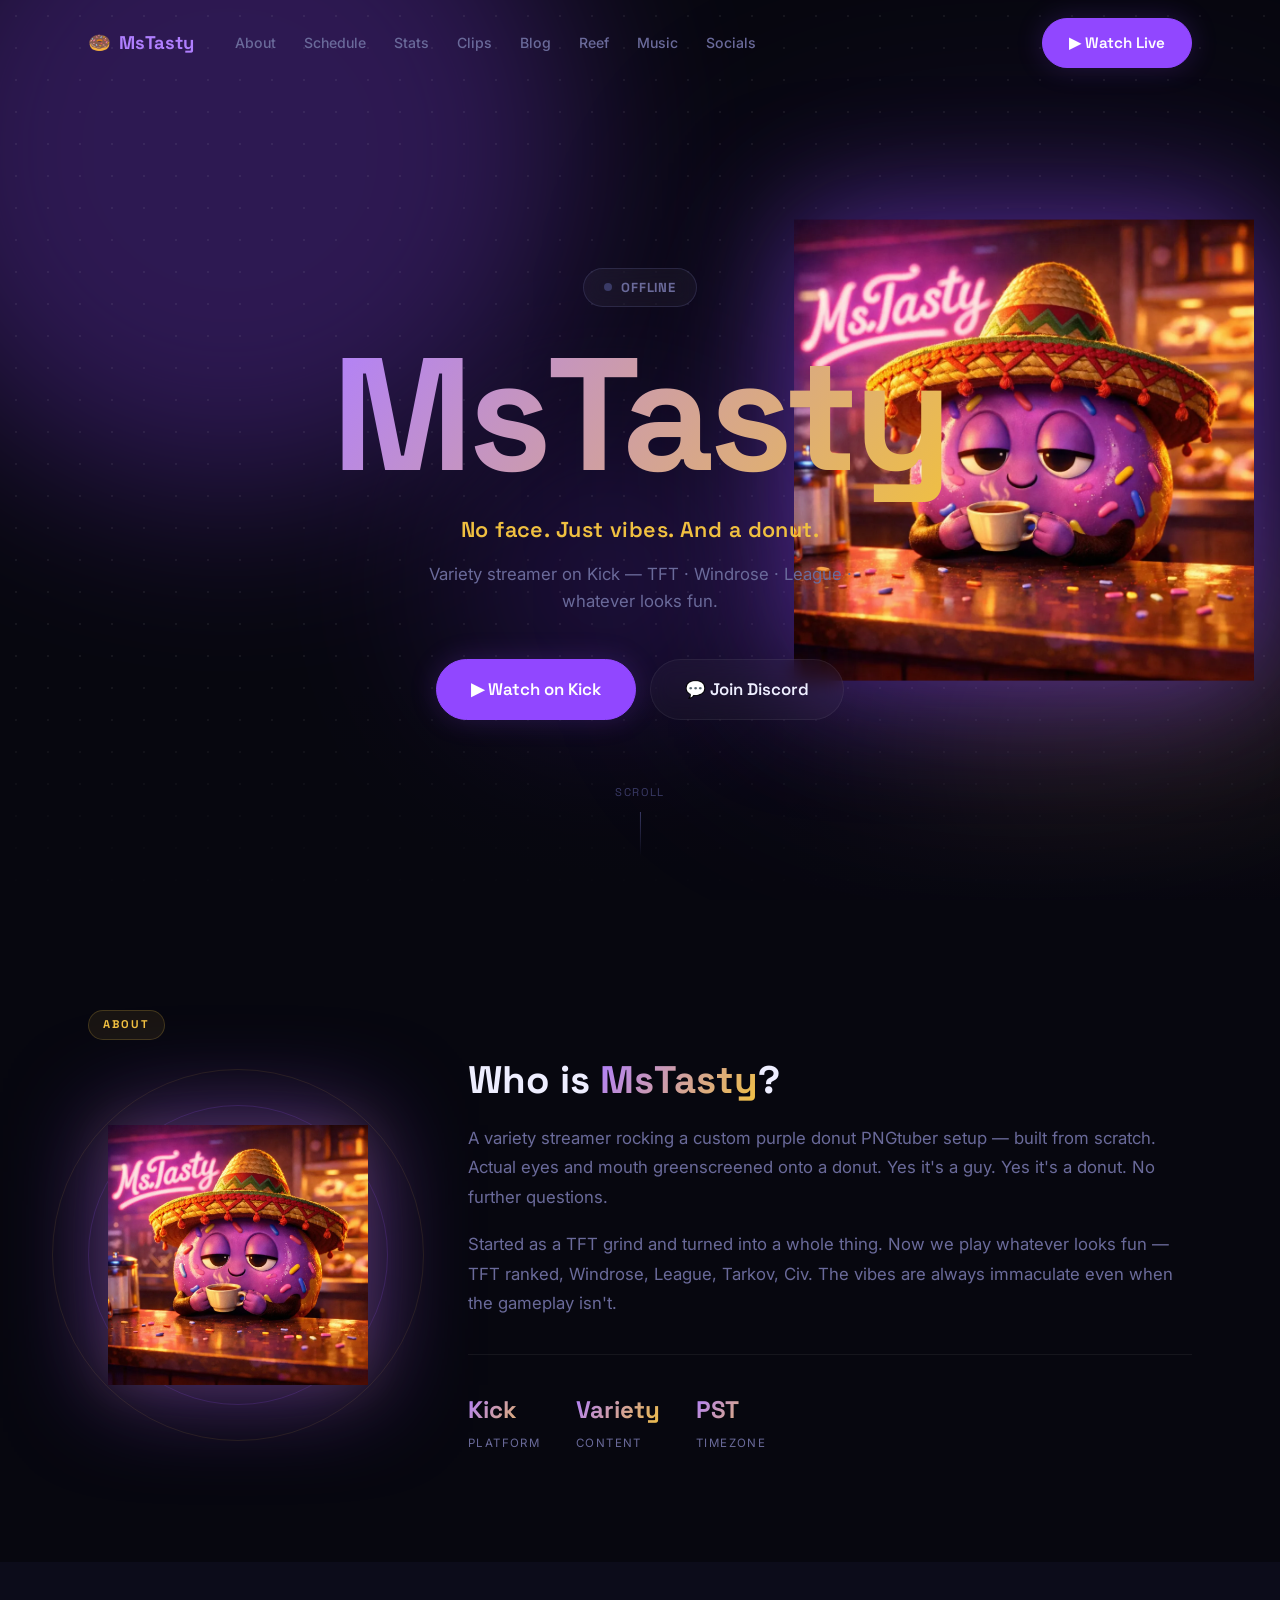
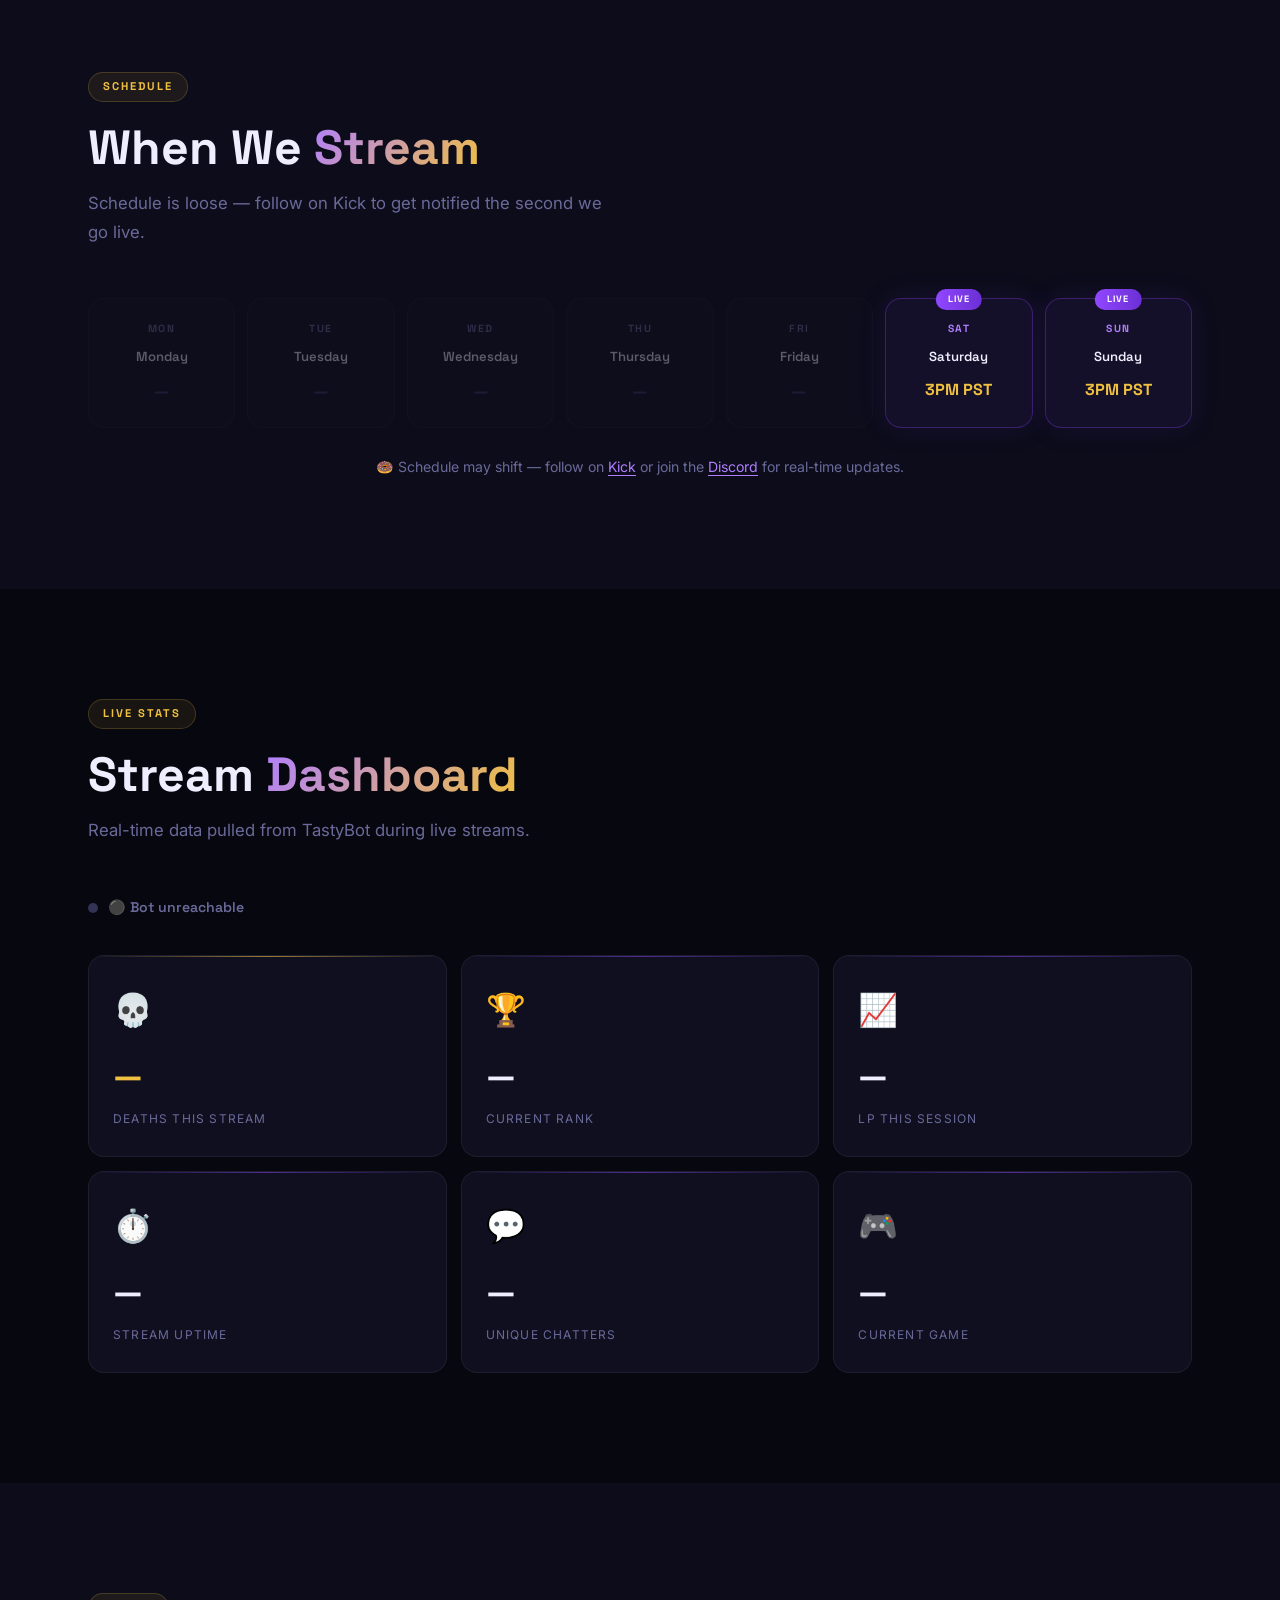
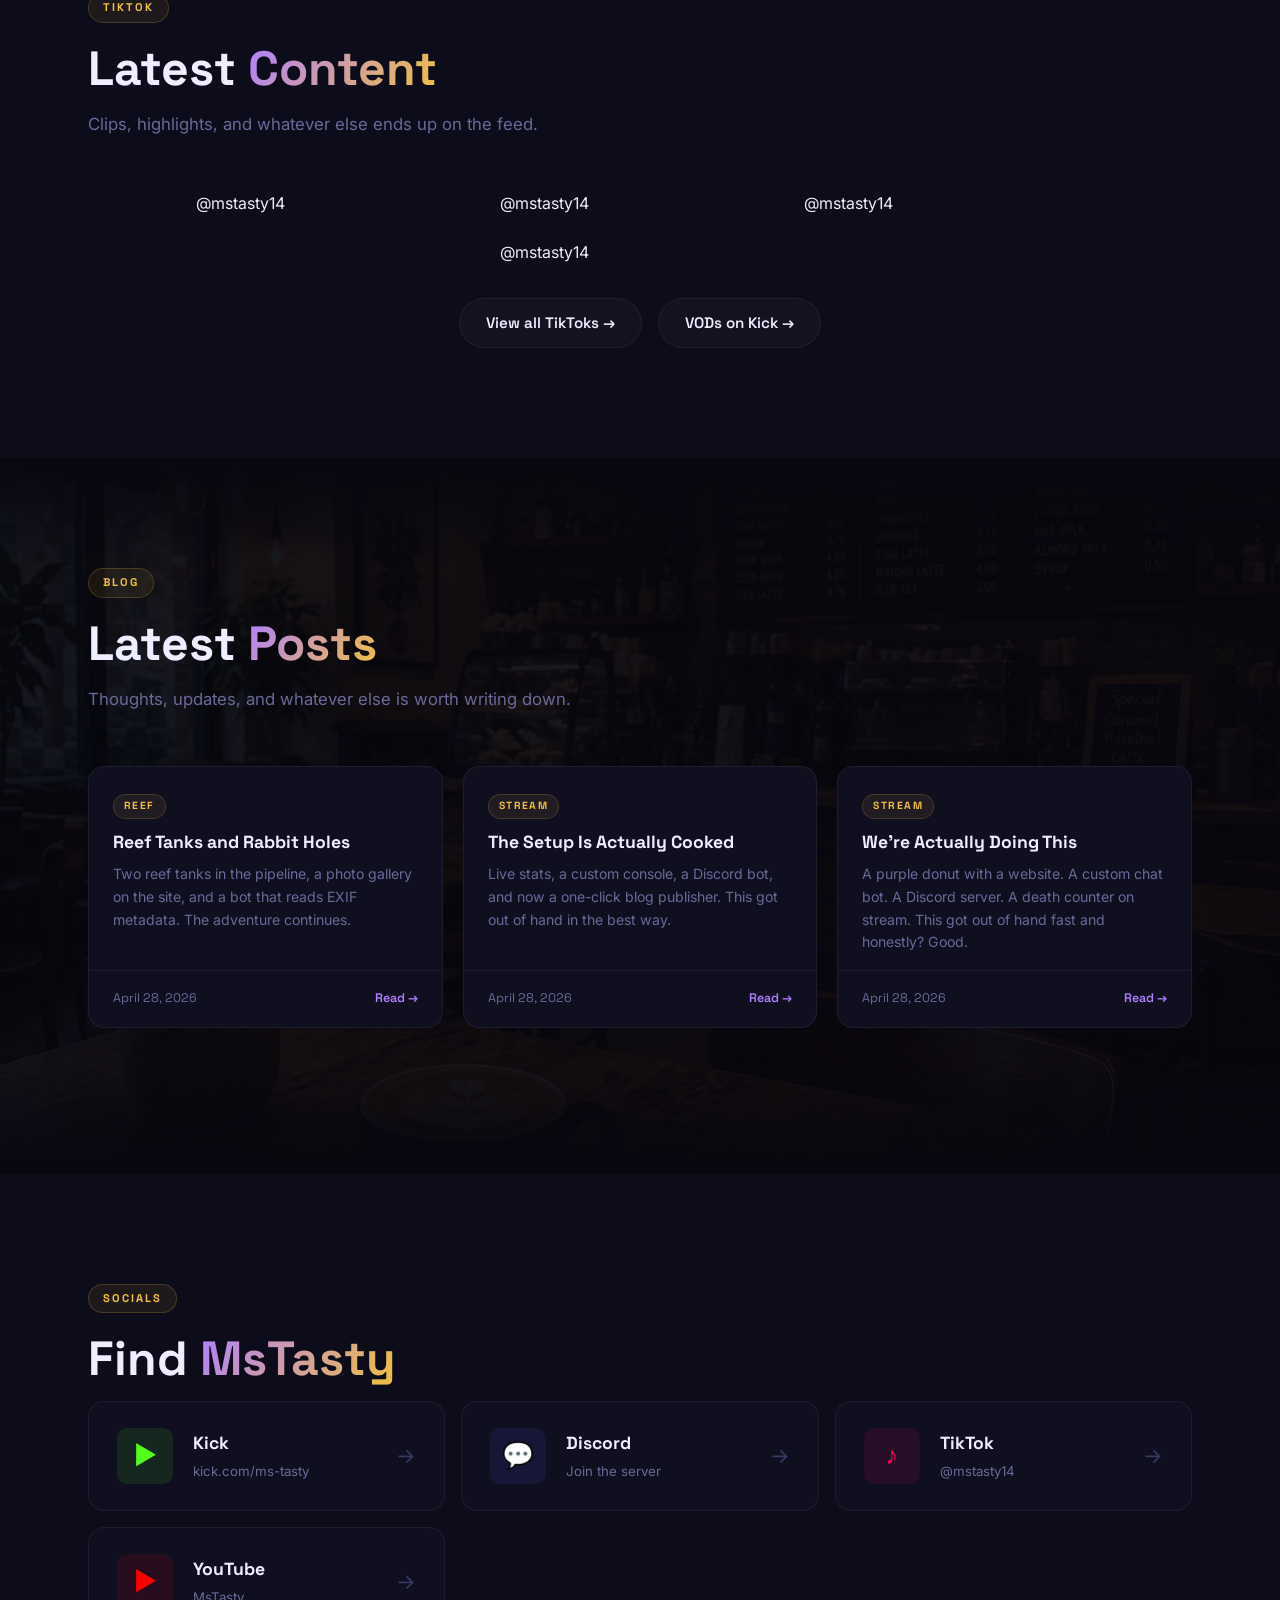
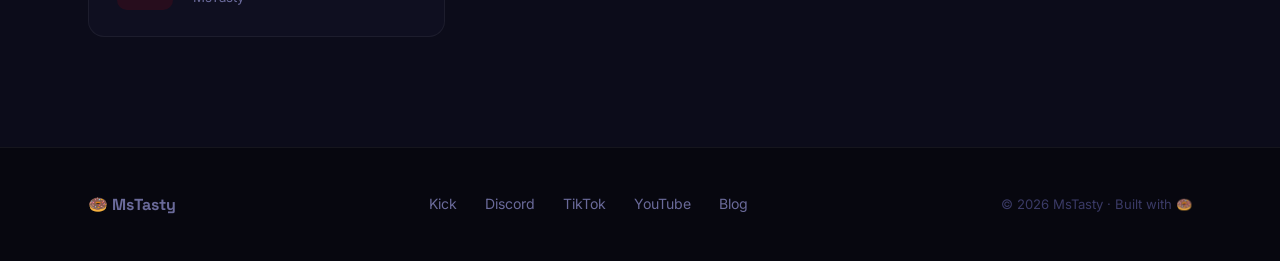
<file: index.html>
<!DOCTYPE html>
<html lang="en">
<head>
  <meta charset="UTF-8" />
  <meta name="viewport" content="width=device-width, initial-scale=1.0" />
  <title>MsTasty — Kick Streamer</title>
  <meta name="description" content="MsTasty is a variety streamer on Kick. TFT, Windrose, League, and whatever looks fun. No face. Just vibes. And a donut." />
  <meta property="og:title" content="MsTasty" />
  <meta property="og:description" content="Variety streamer on Kick. Come hang." />
  <meta property="og:url" content="https://mstasty.live" />
  <meta property="og:type" content="website" />
  <link rel="preconnect" href="https://fonts.googleapis.com" />
  <link rel="preconnect" href="https://fonts.gstatic.com" crossorigin />
  <link href="https://fonts.googleapis.com/css2?family=Space+Grotesk:wght@400;500;600;700;800&family=Inter:wght@400;500;600&display=swap" rel="stylesheet" />
  <link rel="icon" href="favicon.svg" type="image/svg+xml" />
  <link rel="stylesheet" href="style.css" />
</head>
<body>

  <!-- ── NAV ── -->
  <nav id="nav">
    <div class="nav-inner">
      <a href="#" class="nav-logo">🍩 <span>MsTasty</span></a>
      <ul class="nav-links" id="nav-links">
        <li><a href="#about">About</a></li>
        <li><a href="#schedule">Schedule</a></li>
        <li><a href="#stats">Stats</a></li>
        <li><a href="#clips">Clips</a></li>
        <li><a href="#blog">Blog</a></li>
        <li><a href="reef.html">Reef</a></li>
        <li><a href="music.html">Music</a></li>
        <li><a href="#socials">Socials</a></li>
      </ul>
      <a href="https://kick.com/ms-tasty" target="_blank" class="btn btn-primary nav-cta">▶ Watch Live</a>
      <button class="nav-toggle" id="nav-toggle" aria-label="Menu">☰</button>
    </div>
  </nav>

  <!-- ── HERO ── -->
  <section id="hero">
    <div class="hero-bg">
      <div class="blob blob-1"></div>
      <div class="blob blob-2"></div>
      <div class="blob blob-3"></div>
    </div>
    <div class="hero-grid"></div>
    <div class="hero-fade"></div>

    <div class="hero-content">
      <div class="live-badge" id="live-badge">
        <span class="live-dot"></span>
        <span id="live-text">Checking...</span>
      </div>
      <h1 class="hero-title"><span class="gradient-text">MsTasty</span></h1>
      <p class="hero-tagline">No face. Just vibes. And a donut.</p>
      <p class="hero-sub">Variety streamer on Kick — TFT · Windrose · League · whatever looks fun.</p>
      <div class="hero-ctas">
        <a href="https://kick.com/ms-tasty" target="_blank" class="btn btn-primary btn-lg">▶ Watch on Kick</a>
        <a href="https://discord.gg/KPm6GtwH9j" target="_blank" class="btn btn-ghost btn-lg">💬 Join Discord</a>
      </div>
    </div>

    <div class="hero-donut" aria-hidden="true">
      <img src="assets/donut-hero.png" alt="MsTasty donut character" />
    </div>

    <div class="scroll-hint">
      <span>Scroll</span>
      <div class="scroll-arrow"></div>
    </div>
  </section>

  <!-- ── ABOUT ── -->
  <section id="about" class="section">
    <div class="container">
      <div class="section-label reveal">About</div>
      <div class="about-grid">
        <div class="about-avatar reveal">
          <div class="avatar-frame">
            <img src="assets/donut-hero.png" alt="MsTasty" class="avatar-donut" />
            <div class="avatar-ring"></div>
            <div class="avatar-ring ring-2"></div>
          </div>
        </div>
        <div class="about-content">
          <h2 class="reveal">Who is <span class="gradient-text">MsTasty</span>?</h2>
          <p class="about-text reveal reveal-delay-1">A variety streamer rocking a custom purple donut PNGtuber setup — built from scratch. Actual eyes and mouth greenscreened onto a donut. Yes it's a guy. Yes it's a donut. No further questions.</p>
          <p class="about-text reveal reveal-delay-2">Started as a TFT grind and turned into a whole thing. Now we play whatever looks fun — TFT ranked, Windrose, League, Tarkov, Civ. The vibes are always immaculate even when the gameplay isn't.</p>
          <div class="about-stats reveal reveal-delay-3">
            <div class="about-stat">
              <div class="about-stat-value gradient-text">Kick</div>
              <div class="about-stat-label">Platform</div>
            </div>
            <div class="about-stat">
              <div class="about-stat-value gradient-text">Variety</div>
              <div class="about-stat-label">Content</div>
            </div>
            <div class="about-stat">
              <div class="about-stat-value gradient-text">PST</div>
              <div class="about-stat-label">Timezone</div>
            </div>
          </div>
        </div>
      </div>
    </div>
  </section>

  <!-- ── SCHEDULE ── -->
  <section id="schedule" class="section section-alt">
    <div class="container">
      <div class="section-label reveal">Schedule</div>
      <h2 class="section-title reveal">When We <span class="gradient-text">Stream</span></h2>
      <p class="section-sub reveal">Schedule is loose — follow on Kick to get notified the second we go live.</p>
      <div class="schedule-grid reveal">
        <div class="schedule-card inactive">
          <div class="day-label">Mon</div>
          <div class="day-name">Monday</div>
          <div class="day-time">—</div>
        </div>
        <div class="schedule-card inactive">
          <div class="day-label">Tue</div>
          <div class="day-name">Tuesday</div>
          <div class="day-time">—</div>
        </div>
        <div class="schedule-card inactive">
          <div class="day-label">Wed</div>
          <div class="day-name">Wednesday</div>
          <div class="day-time">—</div>
        </div>
        <div class="schedule-card inactive">
          <div class="day-label">Thu</div>
          <div class="day-name">Thursday</div>
          <div class="day-time">—</div>
        </div>
        <div class="schedule-card inactive">
          <div class="day-label">Fri</div>
          <div class="day-name">Friday</div>
          <div class="day-time">—</div>
        </div>
        <div class="schedule-card active">
          <div class="day-badge">Live</div>
          <div class="day-label">Sat</div>
          <div class="day-name">Saturday</div>
          <div class="day-time">3PM PST</div>
        </div>
        <div class="schedule-card active">
          <div class="day-badge">Live</div>
          <div class="day-label">Sun</div>
          <div class="day-name">Sunday</div>
          <div class="day-time">3PM PST</div>
        </div>
      </div>
      <p class="schedule-note reveal">
        🍩 Schedule may shift — follow on <a href="https://kick.com/ms-tasty" target="_blank">Kick</a> or join the <a href="https://discord.gg/KPm6GtwH9j" target="_blank">Discord</a> for real-time updates.
      </p>
    </div>
  </section>

  <!-- ── LIVE STATS ── -->
  <section id="stats" class="section">
    <div class="container">
      <div class="section-label reveal">Live Stats</div>
      <h2 class="section-title reveal">Stream <span class="gradient-text">Dashboard</span></h2>
      <p class="section-sub reveal">Real-time data pulled from TastyBot during live streams.</p>
      <div class="stats-status reveal" id="stats-status">
        <div class="status-dot offline" id="status-dot"></div>
        <span id="status-text">Loading...</span>
      </div>
      <div class="stats-grid">
        <div class="stat-card gold reveal reveal-delay-1">
          <div class="stat-icon">💀</div>
          <div class="stat-value" id="stat-deaths">—</div>
          <div class="stat-label">Deaths This Stream</div>
        </div>
        <div class="stat-card reveal reveal-delay-2">
          <div class="stat-icon">🏆</div>
          <div class="stat-value" id="stat-rank">—</div>
          <div class="stat-label">Current Rank</div>
        </div>
        <div class="stat-card reveal reveal-delay-3">
          <div class="stat-icon">📈</div>
          <div class="stat-value" id="stat-lp">—</div>
          <div class="stat-label">LP This Session</div>
        </div>
        <div class="stat-card reveal reveal-delay-4">
          <div class="stat-icon">⏱️</div>
          <div class="stat-value" id="stat-uptime">—</div>
          <div class="stat-label">Stream Uptime</div>
        </div>
        <div class="stat-card reveal reveal-delay-5">
          <div class="stat-icon">💬</div>
          <div class="stat-value" id="stat-chatters">—</div>
          <div class="stat-label">Unique Chatters</div>
        </div>
        <div class="stat-card reveal reveal-delay-6">
          <div class="stat-icon">🎮</div>
          <div class="stat-value" id="stat-game">—</div>
          <div class="stat-label">Current Game</div>
        </div>
      </div>
    </div>
  </section>

  <!-- ── TIKTOK ── -->
  <section id="clips" class="section section-alt">
    <div class="container">
      <div class="section-label reveal">TikTok</div>
      <h2 class="section-title reveal">Latest <span class="gradient-text">Content</span></h2>
      <p class="section-sub reveal">Clips, highlights, and whatever else ends up on the feed.</p>
      <div class="reveal" style="display:flex;flex-wrap:wrap;gap:24px;justify-content:center;align-items:flex-start;">
        <blockquote class="tiktok-embed" cite="https://www.tiktok.com/@mstasty14/video/7633648472650026271" data-video-id="7633648472650026271" style="max-width:360px;min-width:280px;">
          <section><a target="_blank" title="@mstasty14" href="https://www.tiktok.com/@mstasty14?refer=embed">@mstasty14</a></section>
        </blockquote>
        <blockquote class="tiktok-embed" cite="https://www.tiktok.com/@mstasty14/video/7633486575405419806" data-video-id="7633486575405419806" style="max-width:360px;min-width:280px;">
          <section><a target="_blank" title="@mstasty14" href="https://www.tiktok.com/@mstasty14?refer=embed">@mstasty14</a></section>
        </blockquote>
        <blockquote class="tiktok-embed" cite="https://www.tiktok.com/@mstasty14/video/7633454876298726687" data-video-id="7633454876298726687" style="max-width:360px;min-width:280px;">
          <section><a target="_blank" title="@mstasty14" href="https://www.tiktok.com/@mstasty14?refer=embed">@mstasty14</a></section>
        </blockquote>
        <blockquote class="tiktok-embed" cite="https://www.tiktok.com/@mstasty14/photo/7633118008306715934" data-video-id="7633118008306715934" style="max-width:360px;min-width:280px;">
          <section><a target="_blank" title="@mstasty14" href="https://www.tiktok.com/@mstasty14?refer=embed">@mstasty14</a></section>
        </blockquote>
      </div>
      <div class="clips-cta reveal" style="margin-top:32px;">
        <a href="https://www.tiktok.com/@mstasty14" target="_blank" class="btn btn-ghost">View all TikToks →</a>
        <a href="https://kick.com/ms-tasty/videos" target="_blank" class="btn btn-ghost" style="margin-left:12px;">VODs on Kick →</a>
      </div>
    </div>
  </section>
  <script async src="https://www.tiktok.com/embed.js"></script>

  <!-- ── BLOG ── -->
  <section id="blog" class="section section-cafe">
    <div class="container">
      <div class="section-label reveal">Blog</div>
      <h2 class="section-title reveal">Latest <span class="gradient-text">Posts</span></h2>
      <p class="section-sub reveal">Thoughts, updates, and whatever else is worth writing down.</p>
      <div class="blog-grid" id="blog-grid">
        <!-- Posts loaded by main.js -->
      </div>
      <div class="blog-empty reveal" id="blog-empty" style="display:none">
        <div class="blog-empty-icon">🍩</div>
        <p>No posts yet — check back soon.</p>
      </div>
      <div class="blog-cta reveal" id="blog-cta" style="display:none">
        <a href="blog.html" class="btn btn-ghost">View all posts →</a>
      </div>
    </div>
  </section>

  <!-- ── SOCIALS ── -->
  <section id="socials" class="section section-alt">
    <div class="container">
      <div class="section-label reveal">Socials</div>
      <h2 class="section-title reveal">Find <span class="gradient-text">MsTasty</span></h2>
      <div class="socials-grid reveal">
        <a href="https://kick.com/ms-tasty" target="_blank" class="social-card kick">
          <div class="social-icon kick-icon">▶</div>
          <div class="social-info">
            <div class="social-name">Kick</div>
            <div class="social-handle">kick.com/ms-tasty</div>
          </div>
          <div class="social-arrow">→</div>
        </a>
        <a href="https://discord.gg/KPm6GtwH9j" target="_blank" class="social-card discord">
          <div class="social-icon discord-icon">💬</div>
          <div class="social-info">
            <div class="social-name">Discord</div>
            <div class="social-handle">Join the server</div>
          </div>
          <div class="social-arrow">→</div>
        </a>
        <a href="https://www.tiktok.com/@mstasty14" target="_blank" class="social-card tiktok">
          <div class="social-icon tiktok-icon">♪</div>
          <div class="social-info">
            <div class="social-name">TikTok</div>
            <div class="social-handle">@mstasty14</div>
          </div>
          <div class="social-arrow">→</div>
        </a>
        <a href="https://www.youtube.com/channel/UCJS3cHQzObU_dNMZvs6Z_0g" target="_blank" class="social-card youtube">
          <div class="social-icon youtube-icon">▶</div>
          <div class="social-info">
            <div class="social-name">YouTube</div>
            <div class="social-handle">MsTasty</div>
          </div>
          <div class="social-arrow">→</div>
        </a>
      </div>
    </div>
  </section>

  <!-- ── FOOTER ── -->
  <footer>
    <div class="container">
      <div class="footer-inner">
        <div class="footer-logo">🍩 MsTasty</div>
        <div class="footer-links">
          <a href="https://kick.com/ms-tasty" target="_blank">Kick</a>
          <a href="https://discord.gg/KPm6GtwH9j" target="_blank">Discord</a>
          <a href="https://www.tiktok.com/@mstasty14" target="_blank">TikTok</a>
          <a href="https://www.youtube.com/channel/UCJS3cHQzObU_dNMZvs6Z_0g" target="_blank">YouTube</a>
          <a href="blog.html">Blog</a>
        </div>
        <div class="footer-copy">© 2026 MsTasty · Built with 🍩</div>
      </div>
    </div>
  </footer>

  <script src="main.js"></script>
</body>
</html>
</file>
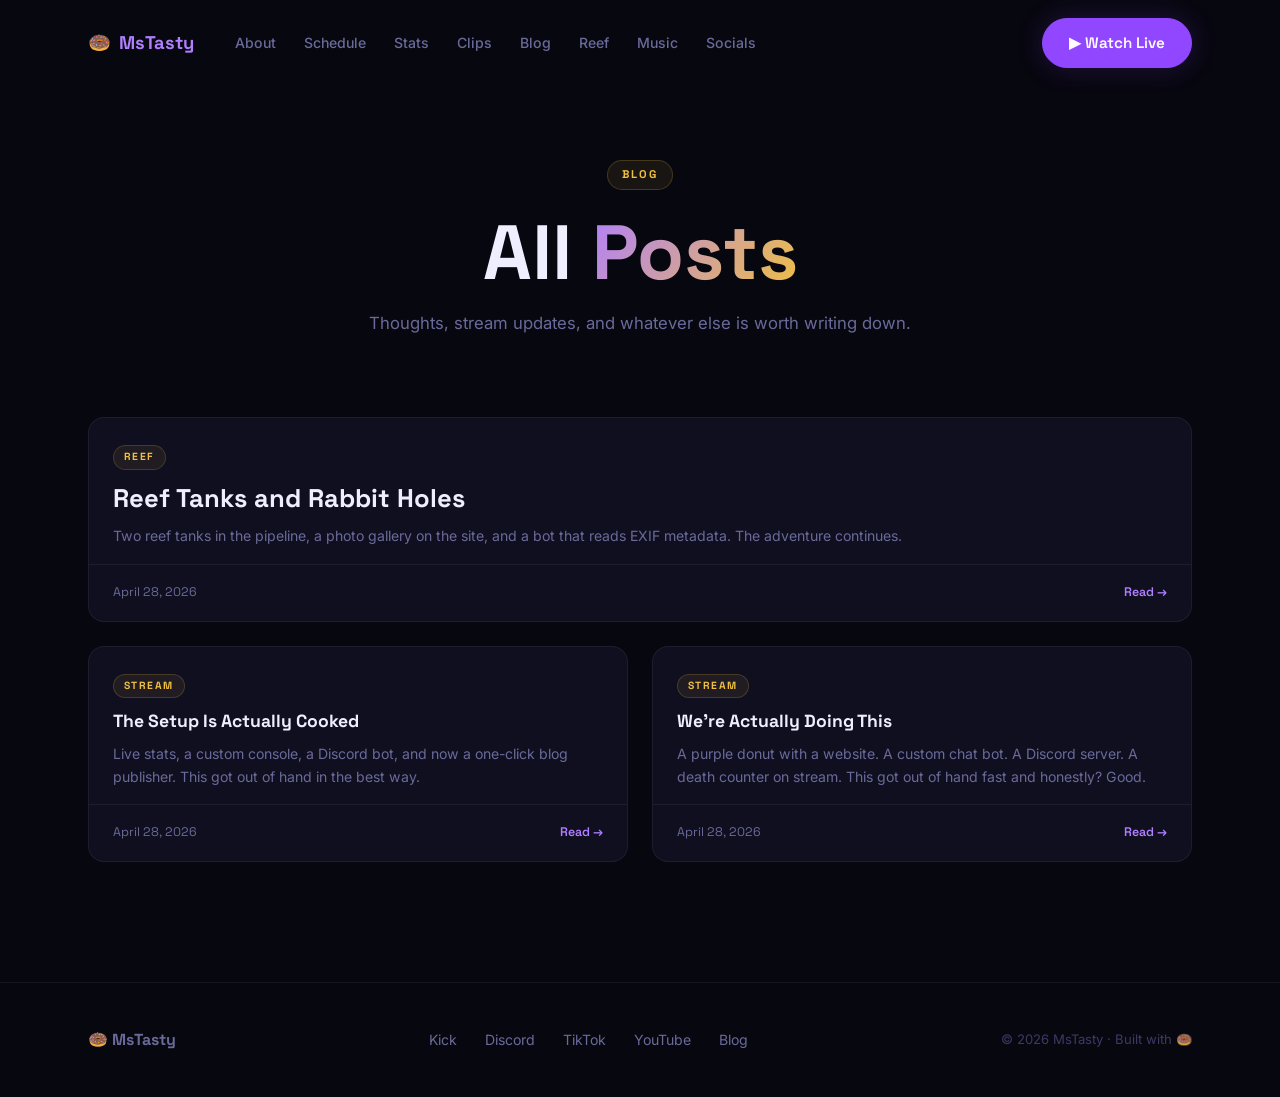
<file: blog.html>
<!DOCTYPE html>
<html lang="en">
<head>
  <meta charset="UTF-8" />
  <meta name="viewport" content="width=device-width, initial-scale=1.0" />
  <title>Blog — MsTasty</title>
  <meta name="description" content="Thoughts, updates, and stream notes from MsTasty." />
  <link rel="preconnect" href="https://fonts.googleapis.com" />
  <link rel="preconnect" href="https://fonts.gstatic.com" crossorigin />
  <link href="https://fonts.googleapis.com/css2?family=Space+Grotesk:wght@400;500;600;700;800&family=Inter:wght@400;500;600&display=swap" rel="stylesheet" />
  <link rel="icon" href="favicon.svg" type="image/svg+xml" />
  <link rel="stylesheet" href="style.css" />
</head>
<body>

  <nav id="nav">
    <div class="nav-inner">
      <a href="index.html" class="nav-logo">🍩 <span>MsTasty</span></a>
      <ul class="nav-links" id="nav-links">
        <li><a href="index.html#about">About</a></li>
        <li><a href="index.html#schedule">Schedule</a></li>
        <li><a href="index.html#stats">Stats</a></li>
        <li><a href="index.html#clips">Clips</a></li>
        <li><a href="blog.html">Blog</a></li>
        <li><a href="reef.html">Reef</a></li>
        <li><a href="music.html">Music</a></li>
        <li><a href="index.html#socials">Socials</a></li>
      </ul>
      <a href="https://kick.com/ms-tasty" target="_blank" class="btn btn-primary nav-cta">▶ Watch Live</a>
      <button class="nav-toggle" id="nav-toggle" aria-label="Menu">☰</button>
    </div>
  </nav>

  <div class="blog-page-header">
    <div class="container">
      <div class="section-label reveal">Blog</div>
      <h1 class="reveal" style="font-size: clamp(2.5rem,6vw,5rem); margin-bottom: 14px;">
        All <span class="gradient-text">Posts</span>
      </h1>
      <p class="reveal" style="color: var(--text-muted); font-size: 1.05rem;">
        Thoughts, stream updates, and whatever else is worth writing down.
      </p>
    </div>
  </div>

  <div class="container">
    <div class="blog-page-grid" id="blog-page-grid">
      <!-- filled by blog.js -->
    </div>
    <div class="blog-empty reveal" id="blog-empty" style="display:none">
      <div class="blog-empty-icon">🍩</div>
      <p>No posts yet — check back soon.</p>
    </div>
  </div>

  <footer>
    <div class="container">
      <div class="footer-inner">
        <div class="footer-logo">🍩 MsTasty</div>
        <div class="footer-links">
          <a href="https://kick.com/ms-tasty" target="_blank">Kick</a>
          <a href="https://discord.gg/KPm6GtwH9j" target="_blank">Discord</a>
          <a href="https://www.tiktok.com/@mstasty14" target="_blank">TikTok</a>
          <a href="https://www.youtube.com/channel/UCJS3cHQzObU_dNMZvs6Z_0g" target="_blank">YouTube</a>
          <a href="blog.html">Blog</a>
        </div>
        <div class="footer-copy">© 2026 MsTasty · Built with 🍩</div>
      </div>
    </div>
  </footer>

  <script>
    // Nav scroll + mobile
    const nav = document.getElementById('nav');
    const toggle = document.getElementById('nav-toggle');
    const links  = document.getElementById('nav-links');
    window.addEventListener('scroll', () => nav.classList.toggle('scrolled', scrollY > 24), { passive: true });
    if (toggle) toggle.addEventListener('click', () => links.classList.toggle('open'));

    // Reveal
    const ro = new IntersectionObserver(entries => {
      entries.forEach(e => { if (e.isIntersecting) { e.target.classList.add('visible'); ro.unobserve(e.target); } });
    }, { threshold: 0.1 });
    document.querySelectorAll('.reveal').forEach(el => ro.observe(el));

    // Load all posts
    const grid  = document.getElementById('blog-page-grid');
    const empty = document.getElementById('blog-empty');

    fetch('posts.json')
      .then(r => r.ok ? r.json() : [])
      .then(posts => {
        if (!posts.length) { empty.style.display = 'block'; return; }
        posts.forEach((post, i) => {
          const a = document.createElement('a');
          a.href = `posts/${post.slug}.html`;
          a.className = `blog-card reveal reveal-delay-${(i % 3) + 1}`;
          if (i === 0) a.classList.add('blog-featured');
          a.innerHTML = `
            <div class="blog-card-header">
              ${post.tag ? `<span class="blog-tag">${post.tag}</span>` : ''}
              <div class="blog-card-title">${post.title}</div>
            </div>
            <p class="blog-card-excerpt">${post.excerpt}</p>
            <div class="blog-card-footer">
              <span>${post.date}</span>
              <span class="blog-read-more">Read →</span>
            </div>
          `;
          grid.appendChild(a);
          ro.observe(a);
        });
      })
      .catch(() => { empty.style.display = 'block'; });
  </script>
</body>
</html>
</file>
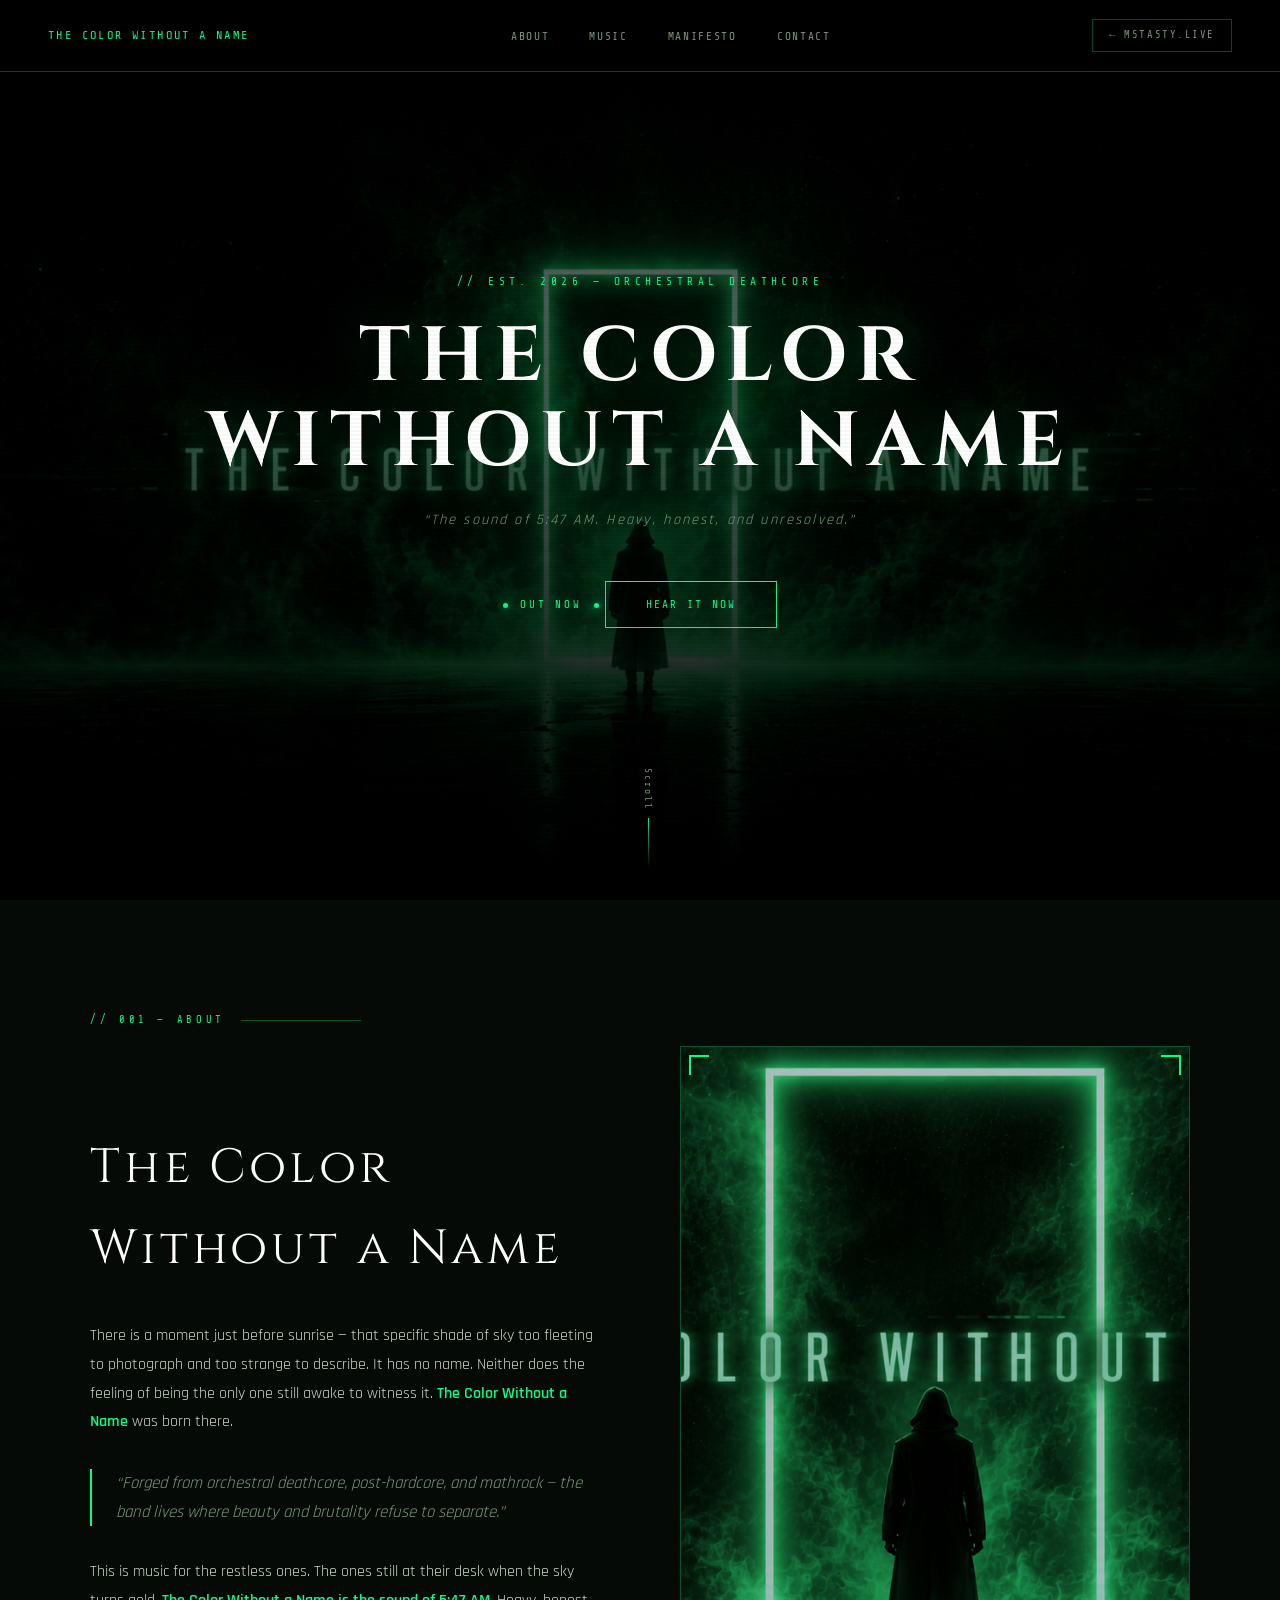
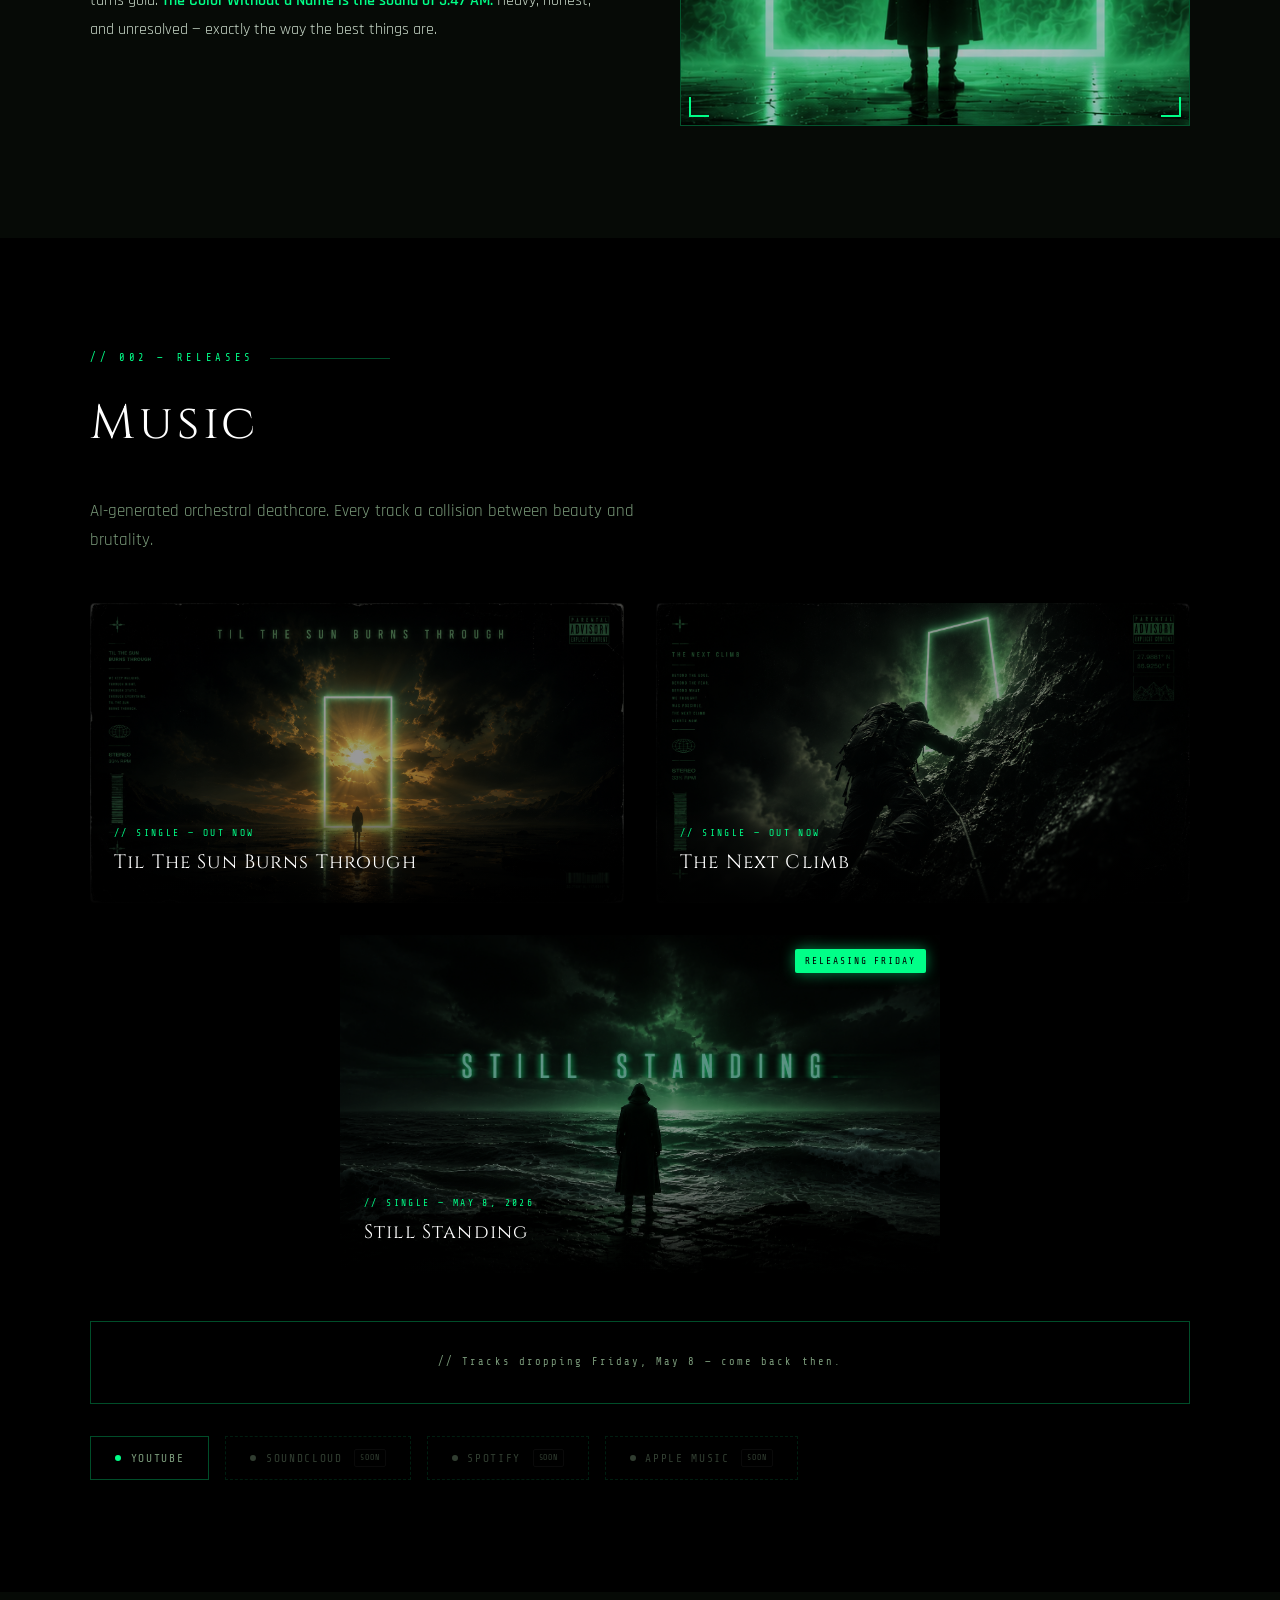
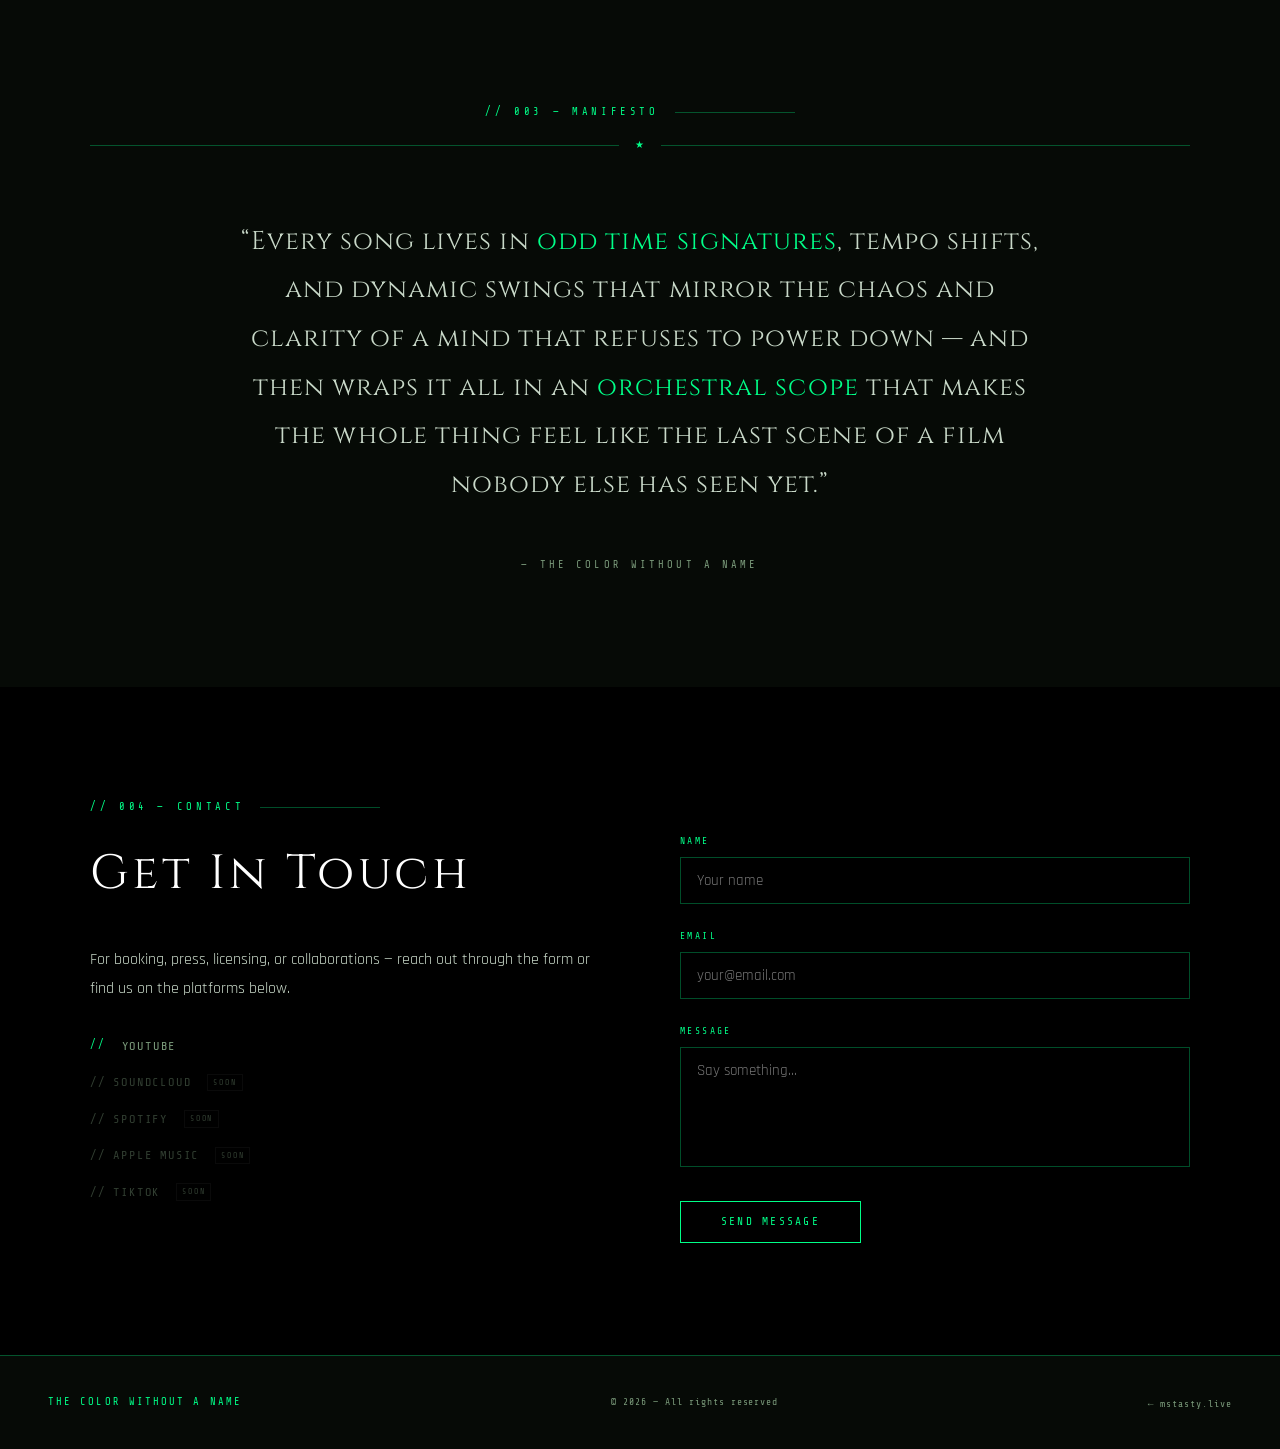
<file: music.html>
<!DOCTYPE html>
<html lang="en">
<head>
  <meta charset="UTF-8">
  <meta name="viewport" content="width=device-width, initial-scale=1.0">
  <title>The Color Without a Name — Music</title>
  <meta name="description" content="The Color Without a Name — AI-generated orchestral deathcore. Heavy, honest, unresolved." />
  <link rel="preconnect" href="https://fonts.googleapis.com">
  <link href="https://fonts.googleapis.com/css2?family=Rajdhani:wght@300;400;600;700&family=Share+Tech+Mono&family=Cinzel:wght@400;700&display=swap" rel="stylesheet">
  <link rel="icon" href="favicon.svg" type="image/svg+xml" />
  <style>
    :root {
      --green: #00ff88;
      --green-dim: #00cc66;
      --green-glow: rgba(0,255,136,0.15);
      --green-border: rgba(0,255,136,0.3);
      --black: #000000;
      --dark: #060a06;
      --text: #c8d8c8;
      --text-dim: #7a9a7a;
    }
    * { margin: 0; padding: 0; box-sizing: border-box; }
    html { scroll-behavior: smooth; }
    body {
      background: var(--black);
      color: var(--text);
      font-family: 'Rajdhani', sans-serif;
      font-size: 17px;
      line-height: 1.7;
      overflow-x: hidden;
    }
    ::-webkit-scrollbar { width: 3px; }
    ::-webkit-scrollbar-track { background: var(--black); }
    ::-webkit-scrollbar-thumb { background: var(--green); }

    nav {
      position: fixed;
      top: 0; left: 0; right: 0;
      z-index: 100;
      display: flex;
      align-items: center;
      justify-content: space-between;
      padding: 1.2rem 3rem;
      background: rgba(0,0,0,0.85);
      backdrop-filter: blur(12px);
      border-bottom: 1px solid var(--green-border);
    }
    .nav-logo {
      font-family: 'Share Tech Mono', monospace;
      font-size: 0.75rem;
      color: var(--green);
      letter-spacing: 0.2em;
      text-transform: uppercase;
    }
    .nav-links { display: flex; gap: 2.5rem; list-style: none; align-items: center; }
    .nav-links a {
      font-family: 'Share Tech Mono', monospace;
      font-size: 0.7rem;
      color: var(--text-dim);
      text-decoration: none;
      letter-spacing: 0.15em;
      text-transform: uppercase;
      transition: color 0.2s;
    }
    .nav-links a:hover { color: var(--green); }
    .nav-back {
      font-family: 'Share Tech Mono', monospace;
      font-size: 0.65rem;
      color: var(--text-dim);
      text-decoration: none;
      letter-spacing: 0.15em;
      text-transform: uppercase;
      border: 1px solid var(--green-border);
      padding: 0.4rem 1rem;
      transition: all 0.2s;
    }
    .nav-back:hover { color: var(--green); border-color: var(--green); background: var(--green-glow); }

    #hero {
      position: relative;
      height: 100vh;
      display: flex;
      align-items: center;
      justify-content: center;
      overflow: hidden;
    }
    .hero-bg {
      position: absolute;
      inset: 0;
      background-image: url('music-hero.png');
      background-size: cover;
      background-position: center 30%;
      filter: brightness(0.55);
    }
    .hero-overlay {
      position: absolute;
      inset: 0;
      background: linear-gradient(to bottom, rgba(0,0,0,0.15) 0%, rgba(0,0,0,0.5) 60%, rgba(0,0,0,1) 100%);
    }
    .hero-content {
      position: relative;
      text-align: center;
      z-index: 2;
    }
    .hero-pre {
      font-family: 'Share Tech Mono', monospace;
      font-size: 0.7rem;
      color: var(--green);
      letter-spacing: 0.4em;
      text-transform: uppercase;
      margin-bottom: 1.5rem;
      opacity: 0;
      animation: fadeUp 1s ease 0.3s forwards;
    }
    .hero-title {
      font-family: 'Cinzel', serif;
      font-size: clamp(2.5rem, 6vw, 5.5rem);
      font-weight: 700;
      color: #fff;
      letter-spacing: 0.12em;
      text-transform: uppercase;
      line-height: 1.1;
      text-shadow: 0 0 60px rgba(0,255,136,0.3);
      opacity: 0;
      animation: fadeUp 1s ease 0.6s forwards;
    }
    .hero-sub {
      margin-top: 1.5rem;
      font-size: 0.9rem;
      color: var(--text-dim);
      letter-spacing: 0.15em;
      font-style: italic;
      opacity: 0;
      animation: fadeUp 1s ease 0.9s forwards;
    }
    .hero-cta {
      display: inline-block;
      margin-top: 3rem;
      padding: 0.8rem 2.5rem;
      border: 1px solid var(--green);
      color: var(--green);
      font-family: 'Share Tech Mono', monospace;
      font-size: 0.7rem;
      letter-spacing: 0.2em;
      text-transform: uppercase;
      text-decoration: none;
      transition: all 0.3s;
      opacity: 0;
      animation: fadeUp 1s ease 1.2s forwards;
    }
    .hero-cta:hover {
      background: var(--green);
      color: var(--black);
      box-shadow: 0 0 30px rgba(0,255,136,0.4);
    }
    .scroll-indicator {
      position: absolute;
      bottom: 2rem;
      left: 50%;
      transform: translateX(-50%);
      display: flex;
      flex-direction: column;
      align-items: center;
      gap: 0.5rem;
      opacity: 0;
      animation: fadeUp 1s ease 1.5s forwards;
    }
    .scroll-line {
      width: 1px;
      height: 50px;
      background: linear-gradient(to bottom, var(--green), transparent);
      animation: scrollPulse 2s ease-in-out infinite;
    }
    .scroll-text {
      font-family: 'Share Tech Mono', monospace;
      font-size: 0.6rem;
      color: var(--text-dim);
      letter-spacing: 0.2em;
      writing-mode: vertical-lr;
    }

    section { padding: 7rem 2rem; }
    .container { max-width: 1100px; margin: 0 auto; }
    .section-tag {
      font-family: 'Share Tech Mono', monospace;
      font-size: 0.65rem;
      color: var(--green);
      letter-spacing: 0.35em;
      text-transform: uppercase;
      margin-bottom: 1rem;
      display: flex;
      align-items: center;
      gap: 1rem;
    }
    .section-tag::after {
      content: '';
      display: block;
      flex: 1;
      height: 1px;
      background: var(--green-border);
      max-width: 120px;
    }
    .section-title {
      font-family: 'Cinzel', serif;
      font-size: clamp(1.8rem, 4vw, 3rem);
      color: #fff;
      font-weight: 400;
      letter-spacing: 0.08em;
      margin-bottom: 2rem;
    }

    #bio { background: var(--dark); }
    .bio-grid {
      display: grid;
      grid-template-columns: 1fr 1fr;
      gap: 5rem;
      align-items: center;
    }
    .bio-text p { color: var(--text); margin-bottom: 1.2rem; font-size: 1rem; line-height: 1.8; }
    .bio-text p:last-child { margin-bottom: 0; }
    .bio-text strong { color: var(--green); font-weight: 600; }
    .bio-accent {
      border-left: 2px solid var(--green);
      padding-left: 1.5rem;
      margin: 2rem 0;
      font-style: italic;
      color: var(--text-dim);
      font-size: 1.05rem;
    }
    .bio-visual {
      position: relative;
      aspect-ratio: 3/4;
      border: 1px solid var(--green-border);
      overflow: hidden;
    }
    .bio-visual-img {
      width: 100%;
      height: 100%;
      object-fit: cover;
      object-position: center top;
      display: block;
      filter: brightness(0.75) saturate(0.8);
      transition: filter 0.4s, transform 0.4s;
    }
    .bio-visual:hover .bio-visual-img {
      filter: brightness(0.9) saturate(1);
      transform: scale(1.03);
    }
    .bio-img-corner {
      position: absolute;
      width: 20px; height: 20px;
      border-color: var(--green);
      border-style: solid;
    }
    .bio-img-corner.tl { top: 8px; left: 8px; border-width: 2px 0 0 2px; }
    .bio-img-corner.tr { top: 8px; right: 8px; border-width: 2px 2px 0 0; }
    .bio-img-corner.bl { bottom: 8px; left: 8px; border-width: 0 0 2px 2px; }
    .bio-img-corner.br { bottom: 8px; right: 8px; border-width: 0 2px 2px 0; }

    #music { background: var(--black); }
    .music-grid {
      display: grid;
      grid-template-columns: 1fr 1fr;
      gap: 2rem;
      margin-top: 3rem;
    }
    .track-card {
      position: relative;
      overflow: hidden;
      cursor: pointer;
      aspect-ratio: 16/9;
      background: var(--dark);
    }
    .track-card-bg {
      position: absolute;
      inset: 0;
      transition: transform 0.4s;
    }
    .track-card:nth-child(1) .track-card-bg {
      background-image: url('music-cover-til.png');
      background-size: cover;
      background-position: center;
      filter: brightness(0.6) saturate(0.85);
      transition: filter 0.4s, transform 0.4s;
    }
    .track-card:nth-child(2) .track-card-bg {
      background-image: url('music-cover-climb.png');
      background-size: cover;
      background-position: center top;
      filter: brightness(0.6) saturate(0.85);
      transition: filter 0.4s, transform 0.4s;
    }
    .track-card:nth-child(3) .track-card-bg {
      background-image: url('music-cover-still.png');
      background-size: cover;
      background-position: center;
      filter: brightness(0.6) saturate(0.85);
      transition: filter 0.4s, transform 0.4s;
    }
    .track-card:hover .track-card-bg {
      transform: scale(1.04);
      filter: brightness(0.75) saturate(1);
    }
    .track-info {
      position: absolute;
      bottom: 0; left: 0; right: 0;
      padding: 1.5rem;
      background: linear-gradient(to top, rgba(0,0,0,0.9) 0%, transparent 100%);
    }
    .track-label {
      font-family: 'Share Tech Mono', monospace;
      font-size: 0.6rem;
      color: var(--green);
      letter-spacing: 0.25em;
      text-transform: uppercase;
      margin-bottom: 0.3rem;
    }
    .track-title {
      font-family: 'Cinzel', serif;
      font-size: 1.2rem;
      color: #fff;
      letter-spacing: 0.06em;
    }
    .track-border {
      position: absolute;
      inset: 0;
      border: 1px solid transparent;
      transition: border-color 0.3s;
      pointer-events: none;
      z-index: 2;
    }
    .track-card:hover .track-border { border-color: var(--green-border); }
    .track-play {
      position: absolute;
      top: 50%; left: 50%;
      transform: translate(-50%, -50%);
      width: 60px; height: 60px;
      border: 2px solid var(--green);
      border-radius: 50%;
      display: flex;
      align-items: center;
      justify-content: center;
      opacity: 0;
      transition: opacity 0.3s;
      background: rgba(0,0,0,0.5);
      z-index: 2;
    }
    .track-play::after {
      content: '';
      border-style: solid;
      border-width: 10px 0 10px 18px;
      border-color: transparent transparent transparent var(--green);
      margin-left: 4px;
    }
    .track-card:hover .track-play { opacity: 1; }
    .track-coming {
      position: absolute;
      top: 14px; right: 14px;
      font-family: 'Share Tech Mono', monospace;
      font-size: 0.6rem;
      letter-spacing: 0.2em;
      text-transform: uppercase;
      color: var(--black);
      background: var(--green);
      padding: 4px 10px;
      border-radius: 2px;
      z-index: 2;
      box-shadow: 0 0 14px rgba(0,255,136,0.5);
      animation: pulse 1.5s ease-in-out infinite;
    }

    /* YouTube embed card */
    .yt-embed-wrap {
      margin-top: 3rem;
      position: relative;
      aspect-ratio: 16/9;
      max-width: 700px;
      border: 1px solid var(--green-border);
      overflow: hidden;
    }
    .yt-embed-wrap iframe {
      position: absolute;
      inset: 0;
      width: 100%;
      height: 100%;
    }
    .yt-label {
      font-family: 'Share Tech Mono', monospace;
      font-size: 0.6rem;
      color: var(--green);
      letter-spacing: 0.25em;
      text-transform: uppercase;
      margin-bottom: 0.8rem;
    }

    .stream-links {
      margin-top: 3rem;
      display: flex;
      gap: 1rem;
      flex-wrap: wrap;
    }
    .stream-link {
      display: inline-flex;
      align-items: center;
      gap: 0.6rem;
      padding: 0.7rem 1.5rem;
      border: 1px solid var(--green-border);
      color: var(--text-dim);
      font-family: 'Share Tech Mono', monospace;
      font-size: 0.7rem;
      letter-spacing: 0.15em;
      text-transform: uppercase;
      text-decoration: none;
      transition: all 0.3s;
    }
    .stream-link:hover {
      border-color: var(--green);
      color: var(--green);
      background: var(--green-glow);
    }
    .stream-dot { width: 6px; height: 6px; border-radius: 50%; background: var(--green); flex-shrink: 0; }
    .stream-link.soon {
      opacity: 0.4;
      cursor: default;
      pointer-events: none;
      border-style: dashed;
    }
    .stream-link.soon .stream-dot { background: var(--text-dim); }
    .stream-soon-badge {
      font-size: 0.5rem;
      letter-spacing: 0.1em;
      color: var(--text-dim);
      border: 1px solid rgba(255,255,255,0.1);
      padding: 1px 5px;
      border-radius: 2px;
      margin-left: 2px;
    }

    /* ── Audio Player ── */
    .player-wrap {
      margin-top: 3rem;
      border: 1px solid var(--green-border);
      background: rgba(0,0,0,0.6);
      backdrop-filter: blur(8px);
    }
    .player-track-list { display: flex; flex-direction: column; }
    .player-row {
      display: flex;
      align-items: center;
      gap: 1rem;
      padding: 1rem 1.4rem;
      border-bottom: 1px solid rgba(0,255,136,0.08);
      cursor: pointer;
      transition: background 0.2s;
    }
    .player-row:last-child { border-bottom: none; }
    .player-row:hover { background: rgba(0,255,136,0.04); }
    .player-row.active { background: rgba(0,255,136,0.08); }
    .player-num {
      font-family: 'Share Tech Mono', monospace;
      font-size: 0.65rem;
      color: var(--text-dim);
      width: 20px;
      text-align: center;
      flex-shrink: 0;
    }
    .player-row.active .player-num { color: var(--green); }
    .player-title {
      flex: 1;
      font-family: 'Cinzel', serif;
      font-size: 0.95rem;
      color: #fff;
      letter-spacing: 0.05em;
    }
    .player-row.active .player-title { color: var(--green); }
    .player-plays {
      font-family: 'Share Tech Mono', monospace;
      font-size: 0.6rem;
      color: var(--text-dim);
      letter-spacing: 0.1em;
      white-space: nowrap;
    }
    .player-controls {
      padding: 1.2rem 1.4rem;
      border-top: 1px solid var(--green-border);
      display: flex;
      flex-direction: column;
      gap: 0.8rem;
    }
    .player-now-playing {
      font-family: 'Share Tech Mono', monospace;
      font-size: 0.6rem;
      color: var(--green);
      letter-spacing: 0.2em;
      text-transform: uppercase;
      min-height: 1em;
    }
    .player-bar-row {
      display: flex;
      align-items: center;
      gap: 0.8rem;
    }
    .player-btn {
      width: 44px; height: 44px;
      border: 1px solid var(--green);
      border-radius: 50%;
      background: transparent;
      color: var(--green);
      font-size: 1rem;
      cursor: pointer;
      display: flex; align-items: center; justify-content: center;
      flex-shrink: 0;
      transition: all 0.2s;
    }
    .player-btn:hover { background: var(--green); color: var(--black); box-shadow: 0 0 20px rgba(0,255,136,0.4); }
    .player-progress {
      flex: 1;
      height: 3px;
      background: rgba(0,255,136,0.15);
      border-radius: 2px;
      cursor: pointer;
      position: relative;
    }
    .player-progress-fill {
      height: 100%;
      background: var(--green);
      border-radius: 2px;
      width: 0%;
      transition: width 0.1s linear;
      pointer-events: none;
    }
    .player-time {
      font-family: 'Share Tech Mono', monospace;
      font-size: 0.6rem;
      color: var(--text-dim);
      white-space: nowrap;
      min-width: 70px;
      text-align: right;
    }
    .player-loading {
      text-align: center;
      padding: 2rem;
      font-family: 'Share Tech Mono', monospace;
      font-size: 0.65rem;
      color: var(--text-dim);
      letter-spacing: 0.2em;
    }

    #philosophy { background: var(--dark); text-align: center; }
    .philosophy-quote {
      font-family: 'Cinzel', serif;
      font-size: clamp(1.1rem, 2.5vw, 1.6rem);
      color: var(--text);
      line-height: 1.9;
      max-width: 800px;
      margin: 0 auto;
      font-weight: 400;
      letter-spacing: 0.04em;
    }
    .philosophy-quote em { color: var(--green); font-style: normal; }
    .philosophy-sig {
      margin-top: 3rem;
      font-family: 'Share Tech Mono', monospace;
      font-size: 0.65rem;
      color: var(--text-dim);
      letter-spacing: 0.3em;
      text-transform: uppercase;
    }

    #contact { background: var(--black); }
    .contact-grid {
      display: grid;
      grid-template-columns: 1fr 1fr;
      gap: 5rem;
      align-items: start;
    }
    .contact-intro { font-size: 1rem; color: var(--text); line-height: 1.8; margin-bottom: 2rem; }
    .social-list { list-style: none; display: flex; flex-direction: column; gap: 1rem; }
    .social-item a {
      display: flex;
      align-items: center;
      gap: 1rem;
      color: var(--text-dim);
      text-decoration: none;
      font-family: 'Share Tech Mono', monospace;
      font-size: 0.75rem;
      letter-spacing: 0.15em;
      transition: color 0.2s;
      text-transform: uppercase;
    }
    .social-item a:hover { color: var(--green); }
    .social-item a::before { content: '//'; color: var(--green); font-size: 0.65rem; }
    .form-row { margin-bottom: 1.5rem; }
    .form-label {
      display: block;
      font-family: 'Share Tech Mono', monospace;
      font-size: 0.6rem;
      color: var(--green);
      letter-spacing: 0.25em;
      text-transform: uppercase;
      margin-bottom: 0.5rem;
    }
    .form-input, .form-textarea {
      width: 100%;
      background: transparent;
      border: 1px solid var(--green-border);
      color: var(--text);
      padding: 0.8rem 1rem;
      font-family: 'Rajdhani', sans-serif;
      font-size: 0.95rem;
      outline: none;
      transition: border-color 0.2s;
      resize: none;
    }
    .form-input:focus, .form-textarea:focus { border-color: var(--green); }
    .form-textarea { min-height: 120px; }
    .form-submit {
      display: inline-block;
      padding: 0.85rem 2.5rem;
      background: transparent;
      border: 1px solid var(--green);
      color: var(--green);
      font-family: 'Share Tech Mono', monospace;
      font-size: 0.7rem;
      letter-spacing: 0.2em;
      text-transform: uppercase;
      cursor: pointer;
      transition: all 0.3s;
    }
    .form-submit:hover {
      background: var(--green);
      color: var(--black);
      box-shadow: 0 0 25px rgba(0,255,136,0.35);
    }

    footer {
      background: var(--dark);
      border-top: 1px solid var(--green-border);
      padding: 2rem 3rem;
      display: flex;
      align-items: center;
      justify-content: space-between;
    }
    .footer-name {
      font-family: 'Share Tech Mono', monospace;
      font-size: 0.65rem;
      color: var(--green);
      letter-spacing: 0.2em;
      text-transform: uppercase;
    }
    .footer-copy {
      font-family: 'Share Tech Mono', monospace;
      font-size: 0.6rem;
      color: var(--text-dim);
      letter-spacing: 0.1em;
    }
    .footer-back a {
      font-family: 'Share Tech Mono', monospace;
      font-size: 0.6rem;
      color: var(--text-dim);
      text-decoration: none;
      letter-spacing: 0.1em;
      transition: color 0.2s;
    }
    .footer-back a:hover { color: var(--green); }
    .hud-divider {
      display: flex;
      align-items: center;
      gap: 1rem;
      margin: 0 0 4rem;
    }
    .hud-divider::before, .hud-divider::after {
      content: '';
      flex: 1;
      height: 1px;
      background: var(--green-border);
    }
    .hud-divider span {
      font-family: 'Share Tech Mono', monospace;
      font-size: 0.6rem;
      color: var(--green);
      letter-spacing: 0.2em;
    }
    /* CRT scanline overlay */
    body::after {
      content: '';
      position: fixed;
      inset: 0;
      background: repeating-linear-gradient(to bottom, transparent 0px, transparent 2px, rgba(0,0,0,0.03) 2px, rgba(0,0,0,0.03) 4px);
      pointer-events: none;
      z-index: 9999;
    }
    .release-badge {
      display: inline-flex;
      align-items: center;
      gap: 0.8rem;
      margin-top: 1.8rem;
      font-family: 'Share Tech Mono', monospace;
      font-size: 0.68rem;
      color: var(--green);
      letter-spacing: 0.25em;
      text-transform: uppercase;
      opacity: 0;
      animation: fadeUp 1s ease 1.0s forwards;
    }
    .release-dot {
      width: 5px; height: 5px;
      border-radius: 50%;
      background: var(--green);
      box-shadow: 0 0 8px var(--green);
      animation: pulse 1.5s ease-in-out infinite;
    }
    .countdown {
      display: flex;
      align-items: center;
      gap: 0.5rem;
      margin-top: 1.2rem;
      opacity: 0;
      animation: fadeUp 1s ease 1.1s forwards;
    }
    .countdown-unit {
      display: flex;
      flex-direction: column;
      align-items: center;
      min-width: 52px;
    }
    .countdown-num {
      font-family: 'Share Tech Mono', monospace;
      font-size: clamp(1.6rem, 3vw, 2.2rem);
      color: #fff;
      line-height: 1;
      text-shadow: 0 0 20px rgba(0,255,136,0.5);
    }
    .countdown-label {
      font-family: 'Share Tech Mono', monospace;
      font-size: 0.55rem;
      color: var(--text-dim);
      letter-spacing: 0.2em;
      text-transform: uppercase;
      margin-top: 4px;
    }
    .countdown-sep {
      font-family: 'Share Tech Mono', monospace;
      font-size: 1.8rem;
      color: var(--green);
      opacity: 0.5;
      line-height: 1;
      margin-bottom: 16px;
    }
    /* After release — hide countdown, show "Out Now" */
    .out-now {
      display: none;
      font-family: 'Share Tech Mono', monospace;
      font-size: 0.8rem;
      color: var(--green);
      letter-spacing: 0.4em;
      text-transform: uppercase;
      margin-top: 1.2rem;
      text-shadow: 0 0 20px rgba(0,255,136,0.6);
      opacity: 0;
      animation: fadeUp 1s ease 1.1s forwards;
    }
    @keyframes pulse {
      0%, 100% { opacity: 1; box-shadow: 0 0 8px var(--green); }
      50% { opacity: 0.4; box-shadow: 0 0 3px var(--green); }
    }
    @keyframes fadeUp {
      from { opacity: 0; transform: translateY(20px); }
      to { opacity: 1; transform: translateY(0); }
    }
    @keyframes scrollPulse {
      0%, 100% { opacity: 1; }
      50% { opacity: 0.3; }
    }
    @media (max-width: 768px) {
      nav { padding: 1rem 1.5rem; }
      .nav-links { gap: 1.5rem; }
      .bio-grid, .contact-grid { grid-template-columns: 1fr; gap: 2.5rem; }
      .music-grid { grid-template-columns: 1fr; }
      footer { flex-direction: column; gap: 0.5rem; text-align: center; }
      section { padding: 5rem 1.5rem; }
    }
  </style>
</head>
<body>

<nav>
  <div class="nav-logo">The Color Without a Name</div>
  <ul class="nav-links">
    <li><a href="#bio">About</a></li>
    <li><a href="#music">Music</a></li>
    <li><a href="#philosophy">Manifesto</a></li>
    <li><a href="#contact">Contact</a></li>
  </ul>
  <a href="index.html" class="nav-back">← mstasty.live</a>
</nav>

<section id="hero">
  <div class="hero-bg"></div>
  <div class="hero-overlay"></div>
  <div class="hero-content">
    <p class="hero-pre">// Est. 2026 &mdash; Orchestral Deathcore</p>
    <h1 class="hero-title">The Color<br>Without a Name</h1>
    <p class="hero-sub">&ldquo;The sound of 5:47 AM. Heavy, honest, and unresolved.&rdquo;</p>
    <div class="release-badge">
      <span class="release-dot"></span>
      <span class="release-text">Still Standing &mdash; Friday, May 8, 2026</span>
      <span class="release-dot"></span>
    </div>
    <div class="countdown" id="countdown">
      <div class="countdown-unit"><span class="countdown-num" id="cd-days">--</span><span class="countdown-label">days</span></div>
      <div class="countdown-sep">:</div>
      <div class="countdown-unit"><span class="countdown-num" id="cd-hours">--</span><span class="countdown-label">hrs</span></div>
      <div class="countdown-sep">:</div>
      <div class="countdown-unit"><span class="countdown-num" id="cd-mins">--</span><span class="countdown-label">min</span></div>
      <div class="countdown-sep">:</div>
      <div class="countdown-unit"><span class="countdown-num" id="cd-secs">--</span><span class="countdown-label">sec</span></div>
    </div>
    <a href="#music" class="hero-cta">Hear It Now</a>
  </div>
  <div class="scroll-indicator">
    <span class="scroll-text">Scroll</span>
    <div class="scroll-line"></div>
  </div>
</section>

<section id="bio">
  <div class="container">
    <div class="section-tag">// 001 &mdash; About</div>
    <div class="bio-grid">
      <div class="bio-text">
        <h2 class="section-title">The Color Without a Name</h2>
        <p>There is a moment just before sunrise &mdash; that specific shade of sky too fleeting to photograph and too strange to describe. It has no name. Neither does the feeling of being the only one still awake to witness it. <strong>The Color Without a Name</strong> was born there.</p>
        <div class="bio-accent">
          &ldquo;Forged from orchestral deathcore, post-hardcore, and mathrock &mdash; the band lives where beauty and brutality refuse to separate.&rdquo;
        </div>
        <p>This is music for the restless ones. The ones still at their desk when the sky turns gold. <strong>The Color Without a Name is the sound of 5:47 AM.</strong> Heavy, honest, and unresolved &mdash; exactly the way the best things are.</p>
      </div>
      <div class="bio-visual">
        <img src="music-zoomed.png" alt="The Color Without a Name" class="bio-visual-img">
        <div class="bio-img-corner tl"></div>
        <div class="bio-img-corner tr"></div>
        <div class="bio-img-corner bl"></div>
        <div class="bio-img-corner br"></div>
      </div>
    </div>
  </div>
</section>

<section id="music">
  <div class="container">
    <div class="section-tag">// 002 &mdash; Releases</div>
    <h2 class="section-title">Music</h2>
    <p style="color:var(--text-dim); max-width:600px;">AI-generated orchestral deathcore. Every track a collision between beauty and brutality.</p>
    <div class="music-grid">
      <div class="track-card">
        <div class="track-card-bg"></div>
        <div class="track-border"></div>
        <a href="https://youtu.be/o28Dn0zxDzg" target="_blank" class="track-play" style="z-index:2;"></a>
        <div class="track-info">
          <div class="track-label">// Single &mdash; Out Now</div>
          <div class="track-title">Til The Sun Burns Through</div>
        </div>
      </div>
      <div class="track-card">
        <div class="track-card-bg"></div>
        <div class="track-border"></div>
        <a href="https://youtu.be/sKRFAIV9R1o" target="_blank" class="track-play" style="z-index:2;"></a>
        <div class="track-info">
          <div class="track-label">// Single &mdash; Out Now</div>
          <div class="track-title">The Next Climb</div>
        </div>
      </div>
      <div class="track-card track-card--upcoming" style="grid-column: 1 / -1; max-width: 600px; margin: 0 auto; width: 100%;">
        <div class="track-card-bg"></div>
        <div class="track-border"></div>
        <div class="track-coming">Releasing Friday</div>
        <div class="track-info">
          <div class="track-label">// Single &mdash; May 8, 2026</div>
          <div class="track-title">Still Standing</div>
        </div>
      </div>
    </div>

    <div class="player-wrap" id="audio-player">
      <div class="player-loading" id="player-loading">// Loading tracks…</div>
      <div class="player-track-list" id="player-track-list" style="display:none;"></div>
      <div class="player-controls" id="player-controls" style="display:none;">
        <div class="player-now-playing" id="player-now-playing">// Select a track</div>
        <div class="player-bar-row">
          <button class="player-btn" id="player-play-btn" onclick="playerToggle()">▶</button>
          <div class="player-progress" id="player-progress" onclick="playerSeek(event)">
            <div class="player-progress-fill" id="player-fill"></div>
          </div>
          <div class="player-time" id="player-time">0:00 / 0:00</div>
        </div>
      </div>
    </div>

    <div class="stream-links" style="margin-top: 2rem;">
      <a href="https://www.youtube.com/channel/UCJS3cHQzObU_dNMZvs6Z_0g" target="_blank" class="stream-link"><span class="stream-dot"></span>YouTube</a>
      <span class="stream-link soon"><span class="stream-dot"></span>SoundCloud<span class="stream-soon-badge">soon</span></span>
      <span class="stream-link soon"><span class="stream-dot"></span>Spotify<span class="stream-soon-badge">soon</span></span>
      <span class="stream-link soon"><span class="stream-dot"></span>Apple Music<span class="stream-soon-badge">soon</span></span>
    </div>
  </div>
</section>

<section id="philosophy">
  <div class="container">
    <div class="section-tag" style="justify-content:center;">// 003 &mdash; Manifesto</div>
    <div class="hud-divider"><span>&#9733;</span></div>
    <p class="philosophy-quote">
      &ldquo;Every song lives in <em>odd time signatures</em>, tempo shifts, and dynamic swings that mirror the chaos and clarity of a mind that refuses to power down &mdash; and then wraps it all in an <em>orchestral scope</em> that makes the whole thing feel like the last scene of a film nobody else has seen yet.&rdquo;
    </p>
    <p class="philosophy-sig">&mdash; The Color Without a Name</p>
  </div>
</section>

<section id="contact">
  <div class="container">
    <div class="section-tag">// 004 &mdash; Contact</div>
    <div class="contact-grid">
      <div>
        <h2 class="section-title">Get In Touch</h2>
        <p class="contact-intro">For booking, press, licensing, or collaborations &mdash; reach out through the form or find us on the platforms below.</p>
        <ul class="social-list">
          <li class="social-item"><a href="https://youtu.be/o28Dn0zxDzg" target="_blank">YouTube</a></li>
          <li class="social-item" style="opacity:0.4;"><span style="display:flex;align-items:center;gap:1rem;font-family:'Share Tech Mono',monospace;font-size:0.75rem;letter-spacing:0.15em;text-transform:uppercase;color:var(--text-dim);">// SoundCloud <span style="font-size:0.5rem;border:1px solid rgba(255,255,255,0.1);padding:1px 5px;">soon</span></span></li>
          <li class="social-item" style="opacity:0.4;"><span style="display:flex;align-items:center;gap:1rem;font-family:'Share Tech Mono',monospace;font-size:0.75rem;letter-spacing:0.15em;text-transform:uppercase;color:var(--text-dim);">// Spotify <span style="font-size:0.5rem;border:1px solid rgba(255,255,255,0.1);padding:1px 5px;">soon</span></span></li>
          <li class="social-item" style="opacity:0.4;"><span style="display:flex;align-items:center;gap:1rem;font-family:'Share Tech Mono',monospace;font-size:0.75rem;letter-spacing:0.15em;text-transform:uppercase;color:var(--text-dim);">// Apple Music <span style="font-size:0.5rem;border:1px solid rgba(255,255,255,0.1);padding:1px 5px;">soon</span></span></li>
          <li class="social-item" style="opacity:0.4;"><span style="display:flex;align-items:center;gap:1rem;font-family:'Share Tech Mono',monospace;font-size:0.75rem;letter-spacing:0.15em;text-transform:uppercase;color:var(--text-dim);">// TikTok <span style="font-size:0.5rem;border:1px solid rgba(255,255,255,0.1);padding:1px 5px;">soon</span></span></li>
        </ul>
      </div>
      <div>
        <form id="contact-form" onsubmit="contactSubmit(event)">
          <div class="form-row">
            <label class="form-label">Name</label>
            <input type="text" id="cf-name" class="form-input" placeholder="Your name" required>
          </div>
          <div class="form-row">
            <label class="form-label">Email</label>
            <input type="email" id="cf-email" class="form-input" placeholder="your@email.com">
          </div>
          <div class="form-row">
            <label class="form-label">Message</label>
            <textarea id="cf-message" class="form-textarea" placeholder="Say something..." required></textarea>
          </div>
          <button type="submit" class="form-submit" id="cf-btn">Send Message</button>
          <div id="cf-status" style="margin-top:1rem;font-family:'Share Tech Mono',monospace;font-size:0.7rem;letter-spacing:0.15em;display:none;"></div>
        </form>
      </div>
    </div>
  </div>
</section>

<footer>
  <div class="footer-name">The Color Without a Name</div>
  <div class="footer-copy">&copy; 2026 &mdash; All rights reserved</div>
  <div class="footer-back"><a href="index.html">← mstasty.live</a></div>
</footer>

<script>
  // ── Audio Player ──
  const API = 'https://api.mstasty.live';
  const audio = new Audio();
  let tracks     = [];
  let currentIdx = -1;
  let counted    = false;   // play count fire once per track load

  function fmtTime(s) {
    if (isNaN(s)) return '0:00';
    const m = Math.floor(s / 60), sec = Math.floor(s % 60);
    return m + ':' + String(sec).padStart(2,'0');
  }

  function playerLoad() {
    fetch(API + '/api/music', {signal: AbortSignal.timeout(6000)})
      .then(r => r.ok ? r.json() : [])
      .then(data => {
        tracks = data;
        const loading = document.getElementById('player-loading');
        const list    = document.getElementById('player-track-list');
        const ctrl    = document.getElementById('player-controls');
        if (!tracks.length) {
          loading.textContent = '// Tracks dropping Friday, May 8 — come back then.';
          return;
        }
        loading.style.display = 'none';
        list.style.display    = '';
        ctrl.style.display    = '';
        tracks.forEach((t, i) => {
          const row = document.createElement('div');
          row.className = 'player-row';
          row.id = 'player-row-' + i;
          row.innerHTML = `
            <span class="player-num">${String(i+1).padStart(2,'0')}</span>
            <span class="player-title">${t.title}</span>
            <span class="player-plays" id="plays-${i}">▶ ${t.plays}</span>
          `;
          row.addEventListener('click', () => playerSelect(i));
          list.appendChild(row);
        });
        playerSelect(0);
      })
      .catch(() => {
        document.getElementById('player-loading').textContent = '// Tracks dropping Friday, May 8 — come back then.';
      });
  }

  function playerSelect(idx) {
    currentIdx = idx;
    counted = false;
    const t = tracks[idx];
    audio.src = API + '/music/' + encodeURIComponent(t.filename);
    audio.load();
    document.getElementById('player-now-playing').textContent = '// Now Playing — ' + t.title;
    document.getElementById('player-play-btn').textContent = '⏸';
    document.getElementById('player-fill').style.width = '0%';
    document.getElementById('player-time').textContent = '0:00 / 0:00';
    document.querySelectorAll('.player-row').forEach((r,i) => r.classList.toggle('active', i===idx));
    audio.play().catch(() => {
      document.getElementById('player-play-btn').textContent = '▶';
    });
  }

  function playerToggle() {
    if (audio.paused) {
      audio.play();
      document.getElementById('player-play-btn').textContent = '⏸';
    } else {
      audio.pause();
      document.getElementById('player-play-btn').textContent = '▶';
    }
  }

  function playerSeek(e) {
    if (!audio.duration) return;
    const bar = document.getElementById('player-progress');
    const pct = e.offsetX / bar.offsetWidth;
    audio.currentTime = pct * audio.duration;
  }

  audio.addEventListener('timeupdate', () => {
    if (!audio.duration) return;
    const pct = (audio.currentTime / audio.duration) * 100;
    document.getElementById('player-fill').style.width = pct + '%';
    document.getElementById('player-time').textContent =
      fmtTime(audio.currentTime) + ' / ' + fmtTime(audio.duration);
    // Fire play count once per track after 10 seconds
    if (!counted && audio.currentTime > 10) {
      counted = true;
      const t = tracks[currentIdx];
      fetch(API + '/api/music/play', {
        method: 'POST',
        headers: {'Content-Type':'application/json'},
        body: JSON.stringify({filename: t.filename})
      }).then(r => r.json()).then(r => {
        if (r.ok) {
          const el = document.getElementById('plays-' + currentIdx);
          if (el) { el.textContent = '▶ ' + r.plays; tracks[currentIdx].plays = r.plays; }
        }
      }).catch(() => {});
    }
  });

  audio.addEventListener('ended', () => {
    document.getElementById('player-play-btn').textContent = '▶';
    // Auto-advance
    if (currentIdx < tracks.length - 1) playerSelect(currentIdx + 1);
  });

  audio.addEventListener('pause', () => {
    document.getElementById('player-play-btn').textContent = '▶';
  });
  audio.addEventListener('play', () => {
    document.getElementById('player-play-btn').textContent = '⏸';
  });

  playerLoad();

  // ── Contact Form ──
  function contactSubmit(e) {
    e.preventDefault();
    const btn    = document.getElementById('cf-btn');
    const status = document.getElementById('cf-status');
    const name   = document.getElementById('cf-name').value.trim();
    const email  = document.getElementById('cf-email').value.trim();
    const msg    = document.getElementById('cf-message').value.trim();
    btn.disabled = true;
    btn.textContent = 'Sending…';
    status.style.display = 'none';
    fetch(API + '/api/contact', {
      method: 'POST',
      headers: {'Content-Type': 'application/json'},
      body: JSON.stringify({name, email, message: msg})
    })
    .then(r => r.json())
    .then(r => {
      if (r.ok) {
        status.textContent = '// Message sent. We\'ll be in touch.';
        status.style.color = '#00ff88';
        document.getElementById('contact-form').reset();
        btn.textContent = 'Sent ✓';
      } else {
        status.textContent = '// Error: ' + (r.error || 'something went wrong');
        status.style.color = '#f04747';
        btn.disabled = false;
        btn.textContent = 'Send Message';
      }
      status.style.display = 'block';
    })
    .catch(() => {
      status.textContent = '// Could not send — try reaching us on Discord.';
      status.style.color = '#f04747';
      status.style.display = 'block';
      btn.disabled = false;
      btn.textContent = 'Send Message';
    });
  }

  // ── Countdown to May 8, 2026 midnight PST (UTC-7)
  const RELEASE = new Date('2026-05-08T00:00:00-07:00').getTime();

  function updateCountdown() {
    const now  = Date.now();
    const diff = RELEASE - now;

    if (diff <= 0) {
      // Release day — swap countdown for "Out Now"
      document.getElementById('countdown').style.display = 'none';
      const badge = document.querySelector('.release-badge');
      if (badge) badge.innerHTML = '<span class="release-dot"></span><span class="release-text">Out Now</span><span class="release-dot"></span>';
      return;
    }

    const d = Math.floor(diff / 86400000);
    const h = Math.floor((diff % 86400000) / 3600000);
    const m = Math.floor((diff % 3600000)  /   60000);
    const s = Math.floor((diff %   60000)  /    1000);

    document.getElementById('cd-days').textContent  = String(d).padStart(2,'0');
    document.getElementById('cd-hours').textContent = String(h).padStart(2,'0');
    document.getElementById('cd-mins').textContent  = String(m).padStart(2,'0');
    document.getElementById('cd-secs').textContent  = String(s).padStart(2,'0');
  }

  updateCountdown();
  setInterval(updateCountdown, 1000);
</script>
</body>
</html>
</file>
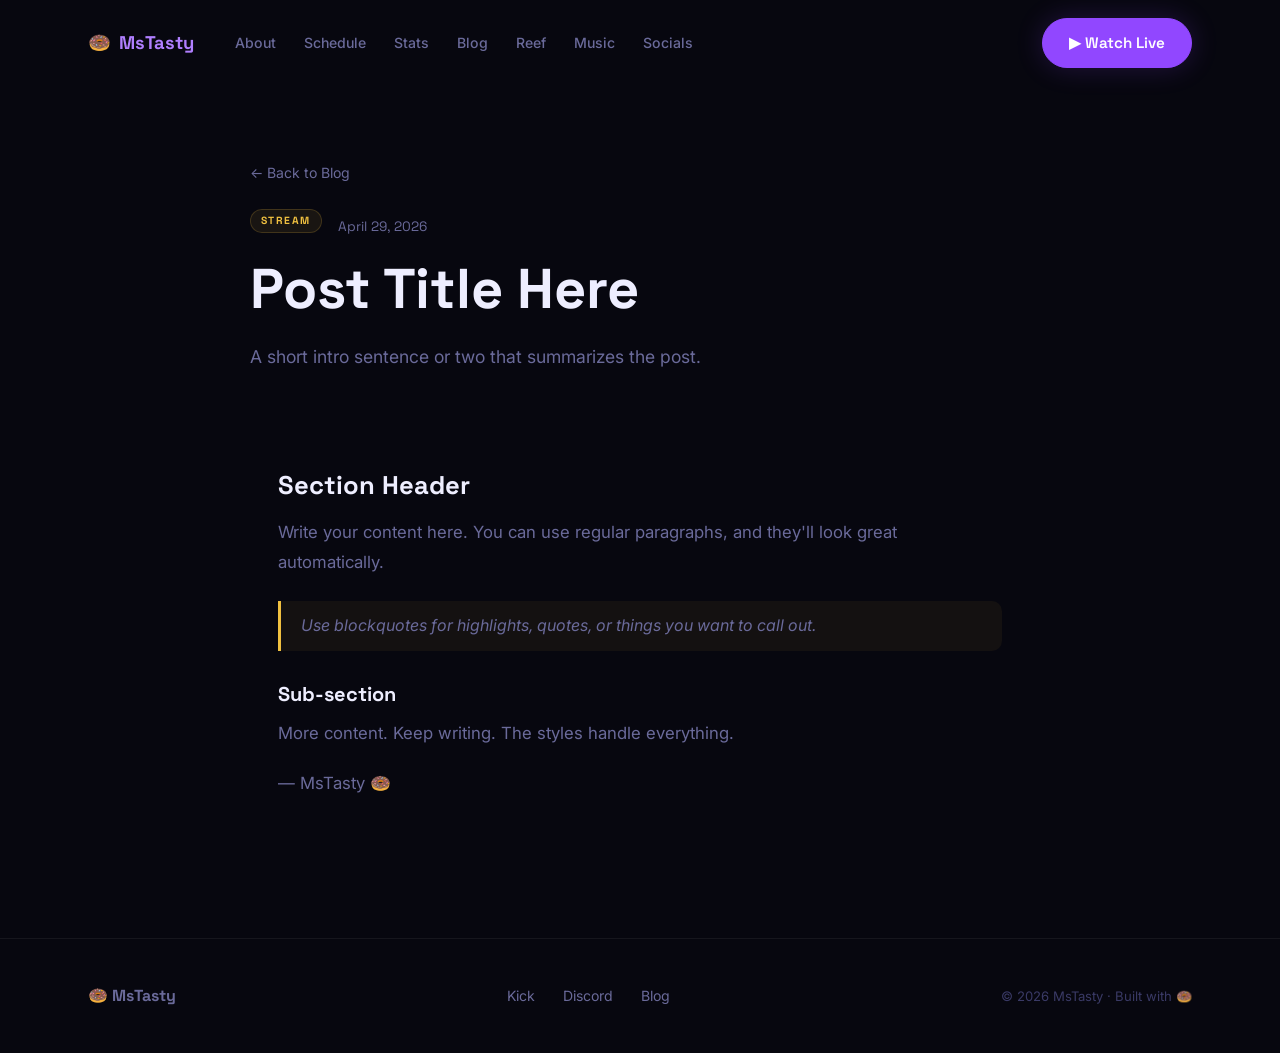
<file: posts/_template.html>
<!DOCTYPE html>
<html lang="en">
<head>
  <meta charset="UTF-8" />
  <meta name="viewport" content="width=device-width, initial-scale=1.0" />
  <title>POST TITLE — MsTasty</title>
  <link rel="preconnect" href="https://fonts.googleapis.com" />
  <link rel="preconnect" href="https://fonts.gstatic.com" crossorigin />
  <link href="https://fonts.googleapis.com/css2?family=Space+Grotesk:wght@400;500;600;700;800&family=Inter:wght@400;500;600&display=swap" rel="stylesheet" />
  <link rel="icon" href="../favicon.svg" type="image/svg+xml" />
  <link rel="stylesheet" href="../style.css" />
</head>
<body>

  <nav id="nav">
    <div class="nav-inner">
      <a href="../index.html" class="nav-logo">🍩 <span>MsTasty</span></a>
      <ul class="nav-links" id="nav-links">
        <li><a href="../index.html#about">About</a></li>
        <li><a href="../index.html#schedule">Schedule</a></li>
        <li><a href="../index.html#stats">Stats</a></li>
        <li><a href="../blog.html">Blog</a></li>
        <li><a href="../reef.html">Reef</a></li>
        <li><a href="../music.html">Music</a></li>
        <li><a href="../index.html#socials">Socials</a></li>
      </ul>
      <a href="https://kick.com/ms-tasty" target="_blank" class="btn btn-primary nav-cta">▶ Watch Live</a>
      <button class="nav-toggle" id="nav-toggle" aria-label="Menu">☰</button>
    </div>
  </nav>

  <div class="container">
    <div class="post-header">
      <a href="../blog.html" style="color: var(--text-muted); font-size: 0.88rem; display: inline-flex; align-items: center; gap: 6px; margin-bottom: 24px;">
        ← Back to Blog
      </a>
      <div class="post-meta">
        <span class="blog-tag">STREAM</span>  <!-- change tag -->
        <span>April 29, 2026</span>           <!-- change date -->
      </div>
      <h1 style="font-size: clamp(2rem, 5vw, 3.5rem); margin-bottom: 20px;">
        Post Title Here
      </h1>
      <p style="color: var(--text-muted); font-size: 1.1rem; line-height: 1.7;">
        A short intro sentence or two that summarizes the post.
      </p>
    </div>

    <div class="post-body">

      <h2>Section Header</h2>
      <p>
        Write your content here. You can use regular paragraphs, and they'll look great automatically.
      </p>

      <blockquote>
        Use blockquotes for highlights, quotes, or things you want to call out.
      </blockquote>

      <h3>Sub-section</h3>
      <p>
        More content. Keep writing. The styles handle everything.
      </p>

      <p>— MsTasty 🍩</p>

    </div>
  </div>

  <footer>
    <div class="container">
      <div class="footer-inner">
        <div class="footer-logo">🍩 MsTasty</div>
        <div class="footer-links">
          <a href="https://kick.com/ms-tasty" target="_blank">Kick</a>
          <a href="https://discord.gg/KPm6GtwH9j" target="_blank">Discord</a>
          <a href="../blog.html">Blog</a>
        </div>
        <div class="footer-copy">© 2026 MsTasty · Built with 🍩</div>
      </div>
    </div>
  </footer>

  <script>
    const nav = document.getElementById('nav');
    const toggle = document.getElementById('nav-toggle');
    const links = document.getElementById('nav-links');
    window.addEventListener('scroll', () => nav.classList.toggle('scrolled', scrollY > 24), { passive: true });
    if (toggle) toggle.addEventListener('click', () => links.classList.toggle('open'));
  </script>
</body>
</html>
</file>
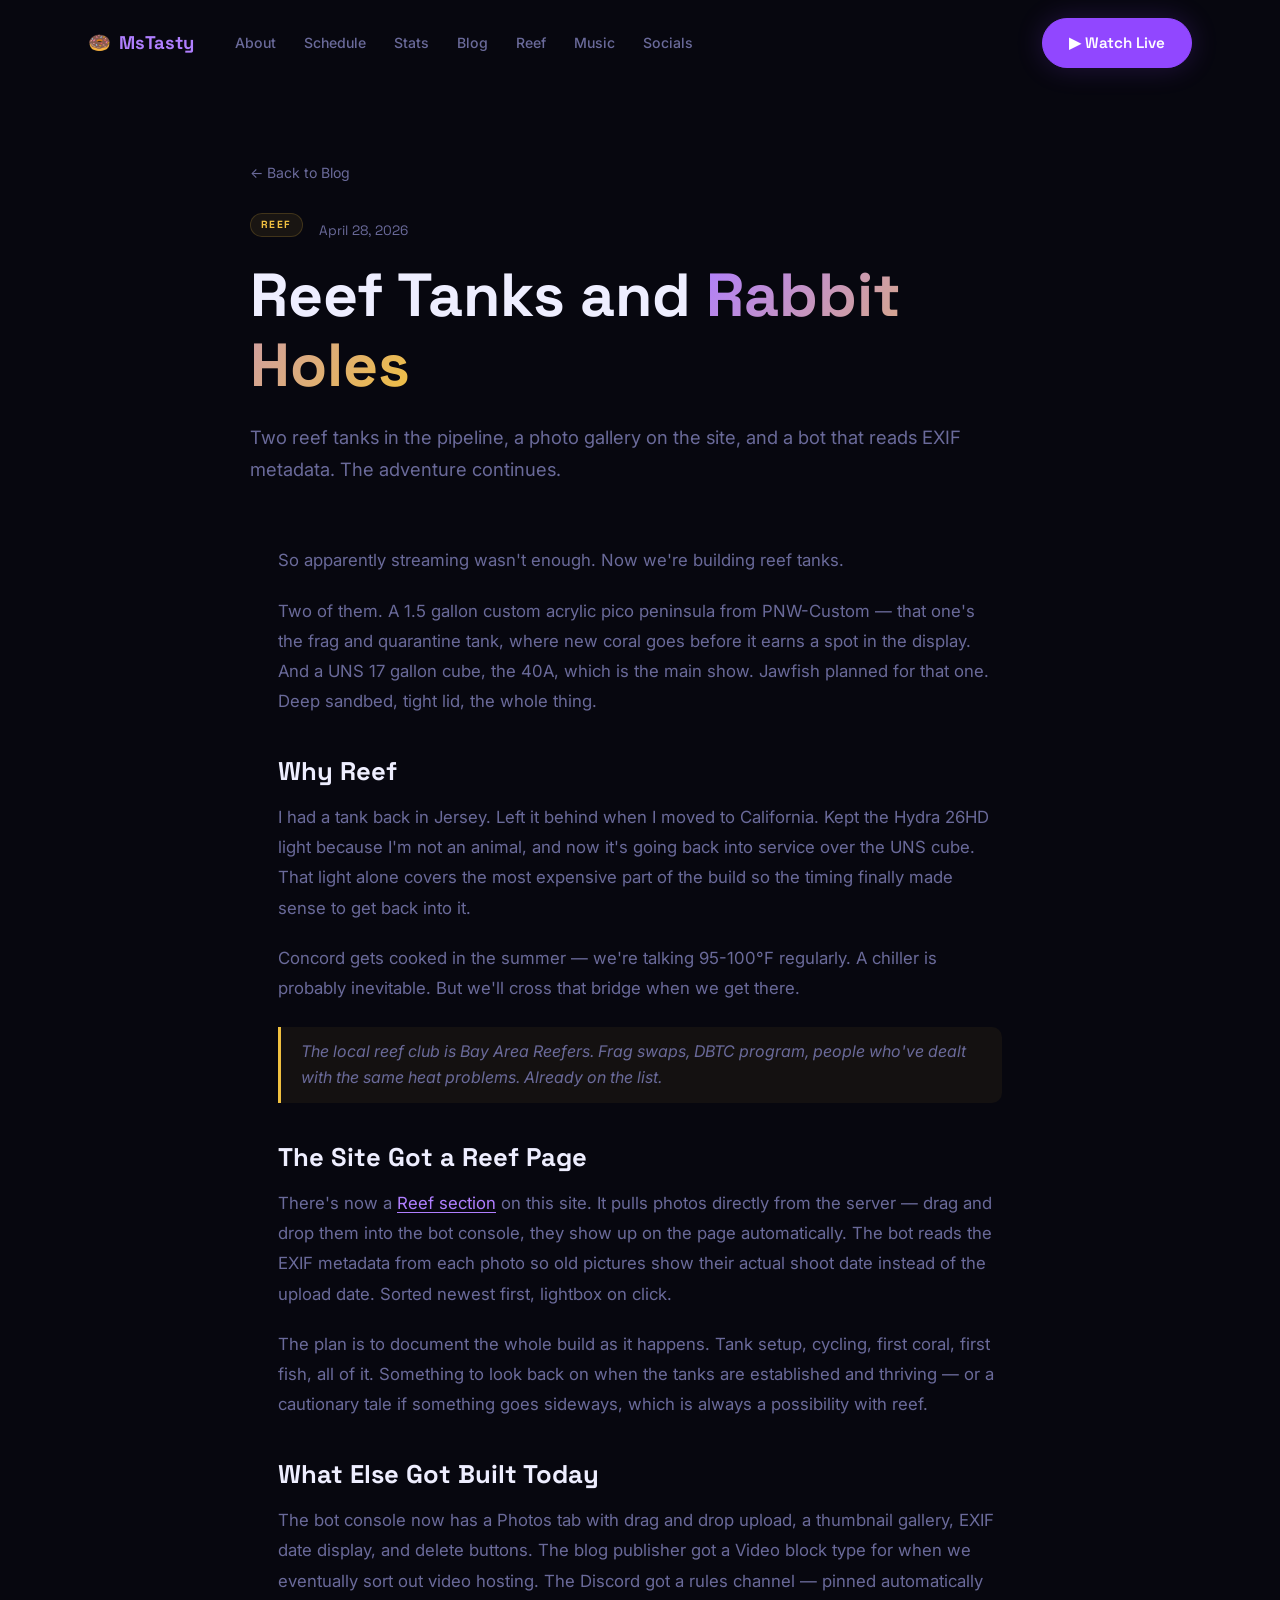
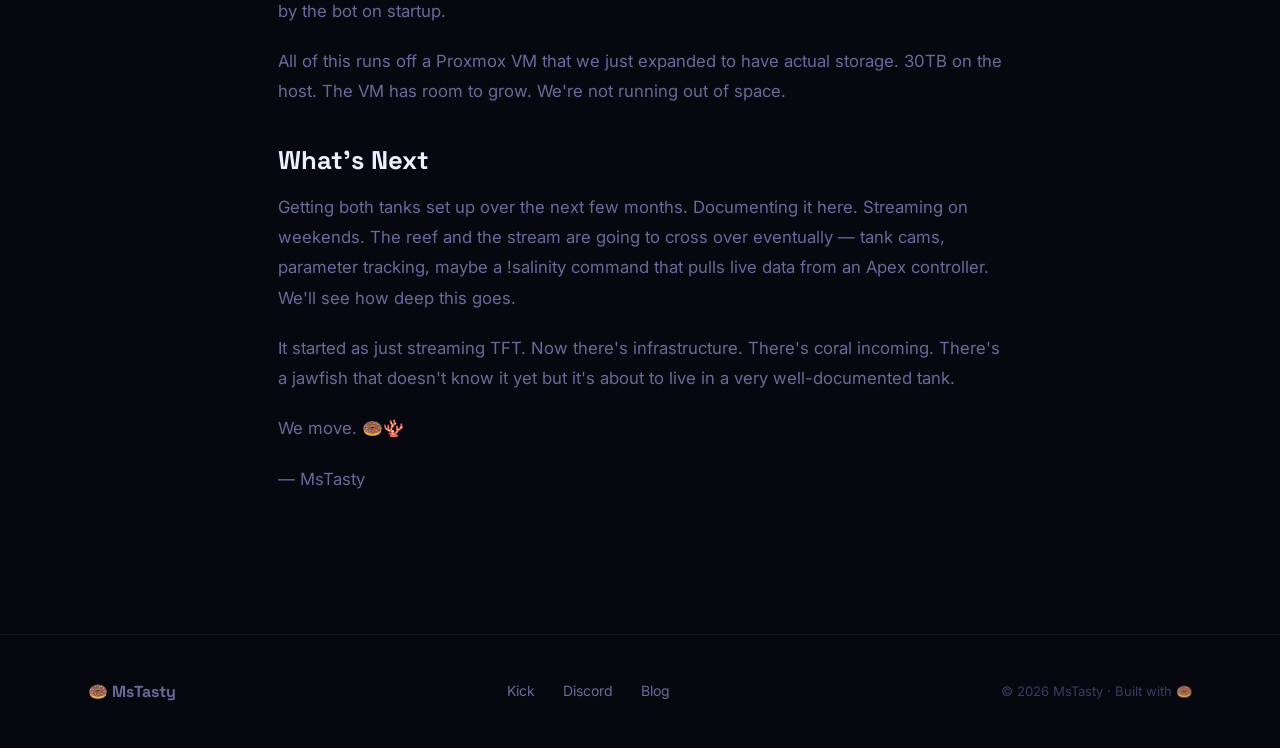
<file: posts/reef-tanks-and-rabbit-holes.html>
<!DOCTYPE html>
<html lang="en">
<head>
  <meta charset="UTF-8" />
  <meta name="viewport" content="width=device-width, initial-scale=1.0" />
  <title>Reef Tanks and Rabbit Holes — MsTasty</title>
  <meta name="description" content="Two reef tanks, a photo gallery, and a bot that reads EXIF data. The adventure continues." />
  <link rel="preconnect" href="https://fonts.googleapis.com" />
  <link rel="preconnect" href="https://fonts.gstatic.com" crossorigin />
  <link href="https://fonts.googleapis.com/css2?family=Space+Grotesk:wght@400;500;600;700;800&family=Inter:wght@400;500;600&display=swap" rel="stylesheet" />
  <link rel="icon" href="../favicon.svg" type="image/svg+xml" />
  <link rel="stylesheet" href="../style.css" />
</head>
<body>

  <nav id="nav">
    <div class="nav-inner">
      <a href="../index.html" class="nav-logo">🍩 <span>MsTasty</span></a>
      <ul class="nav-links" id="nav-links">
        <li><a href="../index.html#about">About</a></li>
        <li><a href="../index.html#schedule">Schedule</a></li>
        <li><a href="../index.html#stats">Stats</a></li>
        <li><a href="../blog.html">Blog</a></li>
        <li><a href="../reef.html">Reef</a></li>
        <li><a href="../music.html">Music</a></li>
        <li><a href="../index.html#socials">Socials</a></li>
      </ul>
      <a href="https://kick.com/ms-tasty" target="_blank" class="btn btn-primary nav-cta">▶ Watch Live</a>
      <button class="nav-toggle" id="nav-toggle" aria-label="Menu">☰</button>
    </div>
  </nav>

  <div class="container">
    <div class="post-header">
      <a href="../blog.html" style="color: var(--text-muted); font-size: 0.88rem; display: inline-flex; align-items: center; gap: 6px; margin-bottom: 28px; transition: color 0.2s;" onmouseover="this.style.color='var(--gold)'" onmouseout="this.style.color='var(--text-muted)'">
        ← Back to Blog
      </a>
      <div class="post-meta">
        <span class="blog-tag">Reef</span>
        <span>April 28, 2026</span>
      </div>
      <h1 style="font-size: clamp(2rem, 5vw, 3.8rem); margin-bottom: 20px;">
        Reef Tanks and <span class="gradient-text">Rabbit Holes</span>
      </h1>
      <p style="color: var(--text-muted); font-size: 1.15rem; line-height: 1.75;">
        Two reef tanks in the pipeline, a photo gallery on the site, and a bot that reads EXIF metadata. The adventure continues.
      </p>
    </div>

    <div class="post-body">

      <p>
        So apparently streaming wasn't enough. Now we're building reef tanks.
      </p>

      <p>
        Two of them. A 1.5 gallon custom acrylic pico peninsula from PNW-Custom — that one's the frag and quarantine tank, where new coral goes before it earns a spot in the display. And a UNS 17 gallon cube, the 40A, which is the main show. Jawfish planned for that one. Deep sandbed, tight lid, the whole thing.
      </p>

      <h2>Why Reef</h2>
      <p>
        I had a tank back in Jersey. Left it behind when I moved to California. Kept the Hydra 26HD light because I'm not an animal, and now it's going back into service over the UNS cube. That light alone covers the most expensive part of the build so the timing finally made sense to get back into it.
      </p>

      <p>
        Concord gets cooked in the summer — we're talking 95-100°F regularly. A chiller is probably inevitable. But we'll cross that bridge when we get there.
      </p>

      <blockquote>
        The local reef club is Bay Area Reefers. Frag swaps, DBTC program, people who've dealt with the same heat problems. Already on the list.
      </blockquote>

      <h2>The Site Got a Reef Page</h2>
      <p>
        There's now a <a href="../reef.html" style="color: var(--purple-light);">Reef section</a> on this site. It pulls photos directly from the server — drag and drop them into the bot console, they show up on the page automatically. The bot reads the EXIF metadata from each photo so old pictures show their actual shoot date instead of the upload date. Sorted newest first, lightbox on click.
      </p>

      <p>
        The plan is to document the whole build as it happens. Tank setup, cycling, first coral, first fish, all of it. Something to look back on when the tanks are established and thriving — or a cautionary tale if something goes sideways, which is always a possibility with reef.
      </p>

      <h2>What Else Got Built Today</h2>
      <p>
        The bot console now has a Photos tab with drag and drop upload, a thumbnail gallery, EXIF date display, and delete buttons. The blog publisher got a Video block type for when we eventually sort out video hosting. The Discord got a rules channel — pinned automatically by the bot on startup.
      </p>

      <p>
        All of this runs off a Proxmox VM that we just expanded to have actual storage. 30TB on the host. The VM has room to grow. We're not running out of space.
      </p>

      <h2>What's Next</h2>
      <p>
        Getting both tanks set up over the next few months. Documenting it here. Streaming on weekends. The reef and the stream are going to cross over eventually — tank cams, parameter tracking, maybe a !salinity command that pulls live data from an Apex controller. We'll see how deep this goes.
      </p>

      <p>
        It started as just streaming TFT. Now there's infrastructure. There's coral incoming. There's a jawfish that doesn't know it yet but it's about to live in a very well-documented tank.
      </p>

      <p>
        We move. 🍩🪸
      </p>

      <p>— MsTasty</p>

    </div>
  </div>

  <footer>
    <div class="container">
      <div class="footer-inner">
        <div class="footer-logo">🍩 MsTasty</div>
        <div class="footer-links">
          <a href="https://kick.com/ms-tasty" target="_blank">Kick</a>
          <a href="https://discord.gg/KPm6GtwH9j" target="_blank">Discord</a>
          <a href="../blog.html">Blog</a>
        </div>
        <div class="footer-copy">© 2026 MsTasty · Built with 🍩</div>
      </div>
    </div>
  </footer>

  <script>
    const nav = document.getElementById('nav');
    const toggle = document.getElementById('nav-toggle');
    const links = document.getElementById('nav-links');
    window.addEventListener('scroll', () => nav.classList.toggle('scrolled', scrollY > 24), { passive: true });
    if (toggle) toggle.addEventListener('click', () => links.classList.toggle('open'));
  </script>
</body>
</html>
</file>
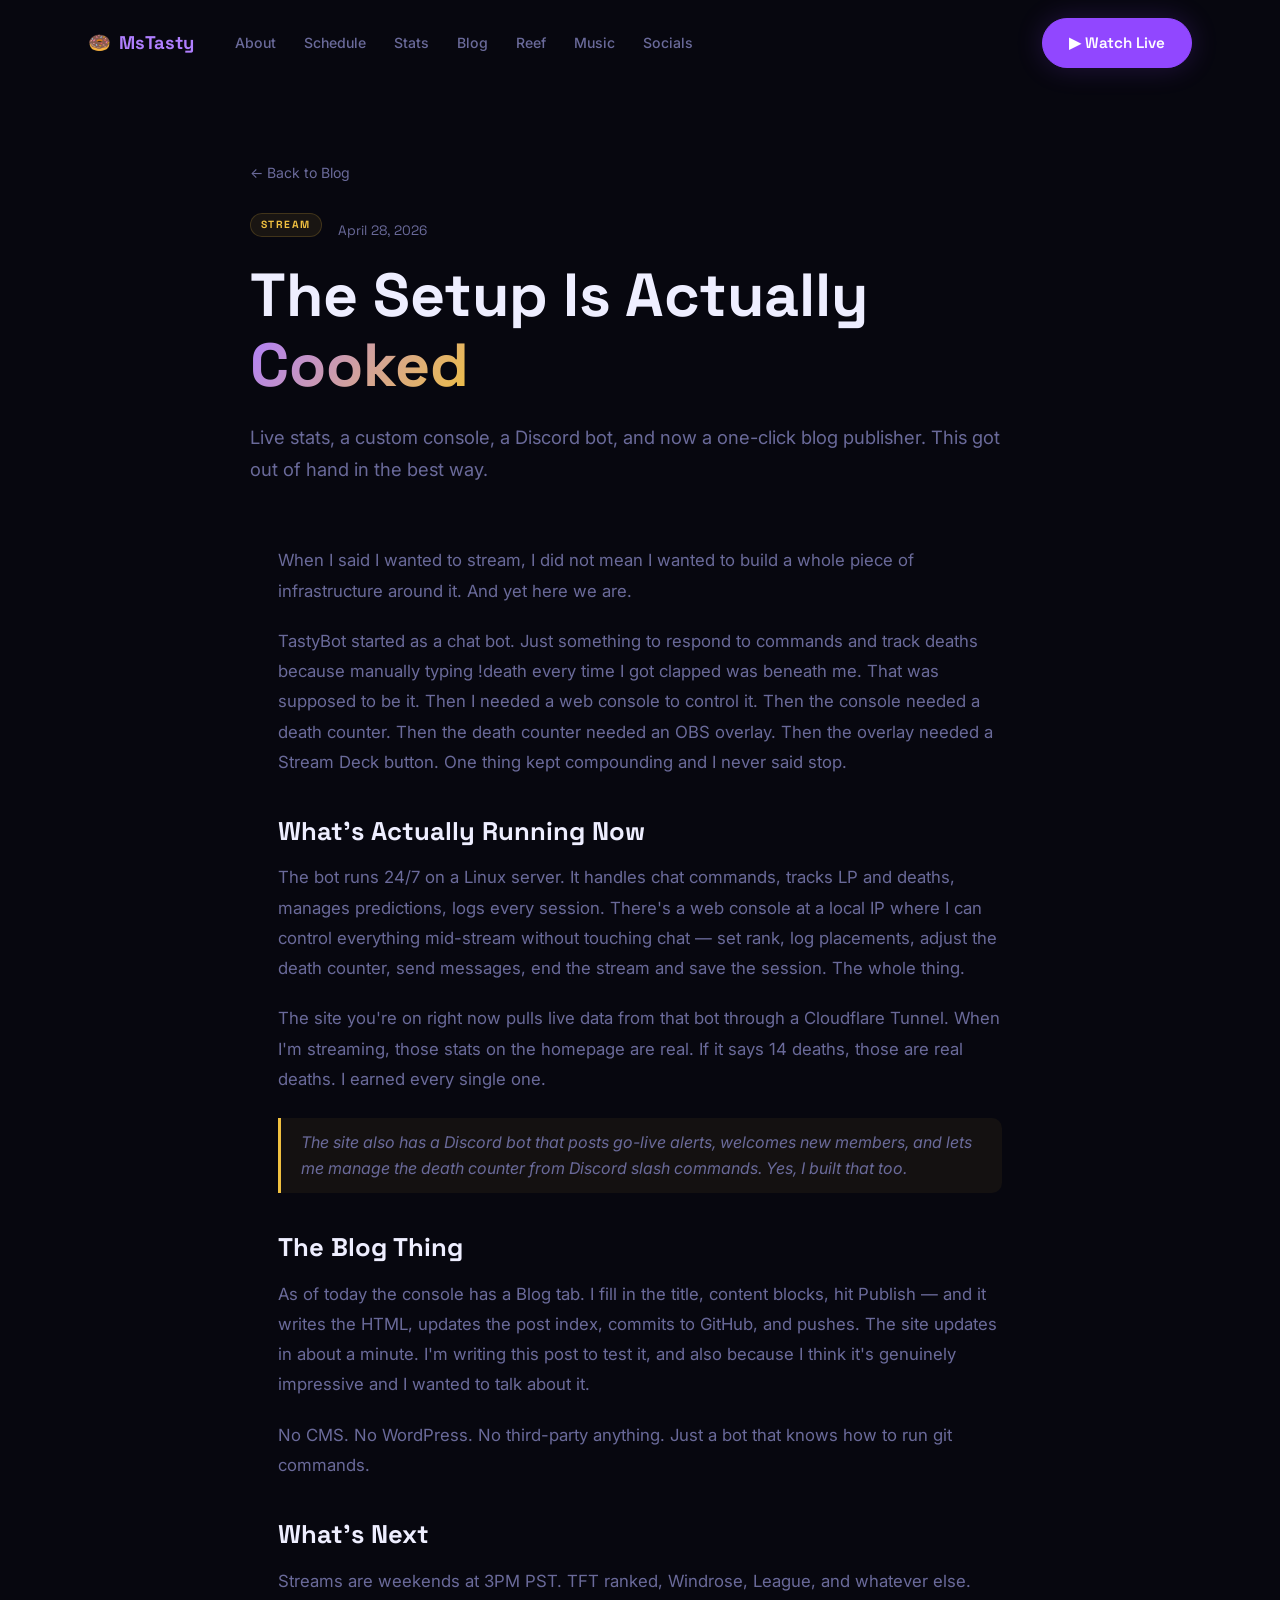
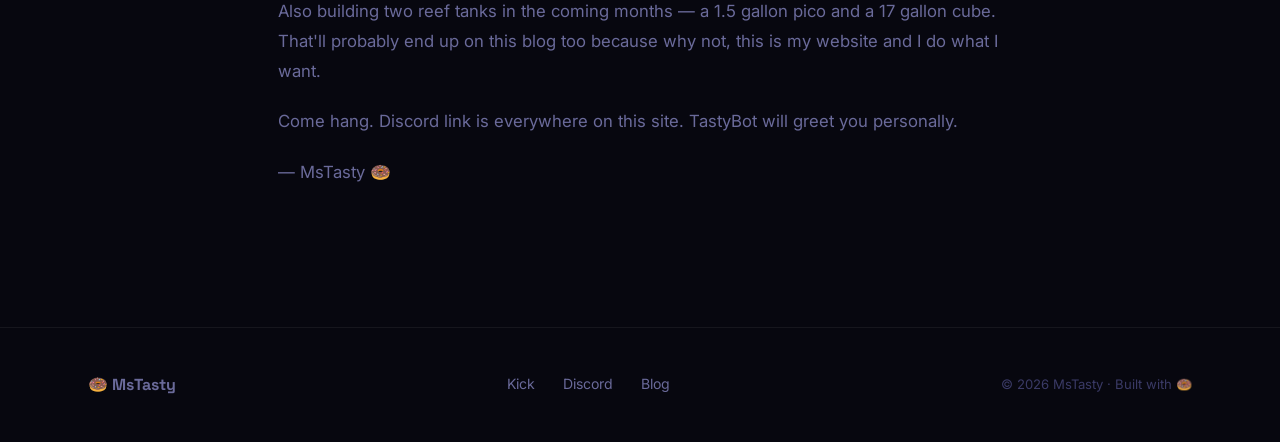
<file: posts/the-setup-is-actually-cooked.html>
<!DOCTYPE html>
<html lang="en">
<head>
  <meta charset="UTF-8" />
  <meta name="viewport" content="width=device-width, initial-scale=1.0" />
  <title>The Setup Is Actually Cooked — MsTasty</title>
  <meta name="description" content="Live stats, a custom console, a Discord bot, and now a one-click blog publisher. This got out of hand in the best way." />
  <link rel="preconnect" href="https://fonts.googleapis.com" />
  <link rel="preconnect" href="https://fonts.gstatic.com" crossorigin />
  <link href="https://fonts.googleapis.com/css2?family=Space+Grotesk:wght@400;500;600;700;800&family=Inter:wght@400;500;600&display=swap" rel="stylesheet" />
  <link rel="icon" href="../favicon.svg" type="image/svg+xml" />
  <link rel="stylesheet" href="../style.css" />
</head>
<body>

  <nav id="nav">
    <div class="nav-inner">
      <a href="../index.html" class="nav-logo">🍩 <span>MsTasty</span></a>
      <ul class="nav-links" id="nav-links">
        <li><a href="../index.html#about">About</a></li>
        <li><a href="../index.html#schedule">Schedule</a></li>
        <li><a href="../index.html#stats">Stats</a></li>
        <li><a href="../blog.html">Blog</a></li>
        <li><a href="../reef.html">Reef</a></li>
        <li><a href="../music.html">Music</a></li>
        <li><a href="../index.html#socials">Socials</a></li>
      </ul>
      <a href="https://kick.com/ms-tasty" target="_blank" class="btn btn-primary nav-cta">▶ Watch Live</a>
      <button class="nav-toggle" id="nav-toggle" aria-label="Menu">☰</button>
    </div>
  </nav>

  <div class="container">
    <div class="post-header">
      <a href="../blog.html" style="color: var(--text-muted); font-size: 0.88rem; display: inline-flex; align-items: center; gap: 6px; margin-bottom: 28px; transition: color 0.2s;" onmouseover="this.style.color='var(--gold)'" onmouseout="this.style.color='var(--text-muted)'">
        ← Back to Blog
      </a>
      <div class="post-meta">
        <span class="blog-tag">Stream</span>
        <span>April 28, 2026</span>
      </div>
      <h1 style="font-size: clamp(2rem, 5vw, 3.8rem); margin-bottom: 20px;">
        The Setup Is Actually <span class="gradient-text">Cooked</span>
      </h1>
      <p style="color: var(--text-muted); font-size: 1.15rem; line-height: 1.75;">
        Live stats, a custom console, a Discord bot, and now a one-click blog publisher. This got out of hand in the best way.
      </p>
    </div>

    <div class="post-body">

      <p>
        When I said I wanted to stream, I did not mean I wanted to build a whole piece of infrastructure around it. And yet here we are.
      </p>

      <p>
        TastyBot started as a chat bot. Just something to respond to commands and track deaths because manually typing !death every time I got clapped was beneath me. That was supposed to be it. Then I needed a web console to control it. Then the console needed a death counter. Then the death counter needed an OBS overlay. Then the overlay needed a Stream Deck button. One thing kept compounding and I never said stop.
      </p>

      <h2>What's Actually Running Now</h2>
      <p>
        The bot runs 24/7 on a Linux server. It handles chat commands, tracks LP and deaths, manages predictions, logs every session. There's a web console at a local IP where I can control everything mid-stream without touching chat — set rank, log placements, adjust the death counter, send messages, end the stream and save the session. The whole thing.
      </p>

      <p>
        The site you're on right now pulls live data from that bot through a Cloudflare Tunnel. When I'm streaming, those stats on the homepage are real. If it says 14 deaths, those are real deaths. I earned every single one.
      </p>

      <blockquote>
        The site also has a Discord bot that posts go-live alerts, welcomes new members, and lets me manage the death counter from Discord slash commands. Yes, I built that too.
      </blockquote>

      <h2>The Blog Thing</h2>
      <p>
        As of today the console has a Blog tab. I fill in the title, content blocks, hit Publish — and it writes the HTML, updates the post index, commits to GitHub, and pushes. The site updates in about a minute. I'm writing this post to test it, and also because I think it's genuinely impressive and I wanted to talk about it.
      </p>

      <p>
        No CMS. No WordPress. No third-party anything. Just a bot that knows how to run git commands.
      </p>

      <h2>What's Next</h2>
      <p>
        Streams are weekends at 3PM PST. TFT ranked, Windrose, League, and whatever else. Also building two reef tanks in the coming months — a 1.5 gallon pico and a 17 gallon cube. That'll probably end up on this blog too because why not, this is my website and I do what I want.
      </p>

      <p>
        Come hang. Discord link is everywhere on this site. TastyBot will greet you personally.
      </p>

      <p>— MsTasty 🍩</p>

    </div>
  </div>

  <footer>
    <div class="container">
      <div class="footer-inner">
        <div class="footer-logo">🍩 MsTasty</div>
        <div class="footer-links">
          <a href="https://kick.com/ms-tasty" target="_blank">Kick</a>
          <a href="https://discord.gg/KPm6GtwH9j" target="_blank">Discord</a>
          <a href="../blog.html">Blog</a>
        </div>
        <div class="footer-copy">© 2026 MsTasty · Built with 🍩</div>
      </div>
    </div>
  </footer>

  <script>
    const nav = document.getElementById('nav');
    const toggle = document.getElementById('nav-toggle');
    const links = document.getElementById('nav-links');
    window.addEventListener('scroll', () => nav.classList.toggle('scrolled', scrollY > 24), { passive: true });
    if (toggle) toggle.addEventListener('click', () => links.classList.toggle('open'));
  </script>
</body>
</html>
</file>
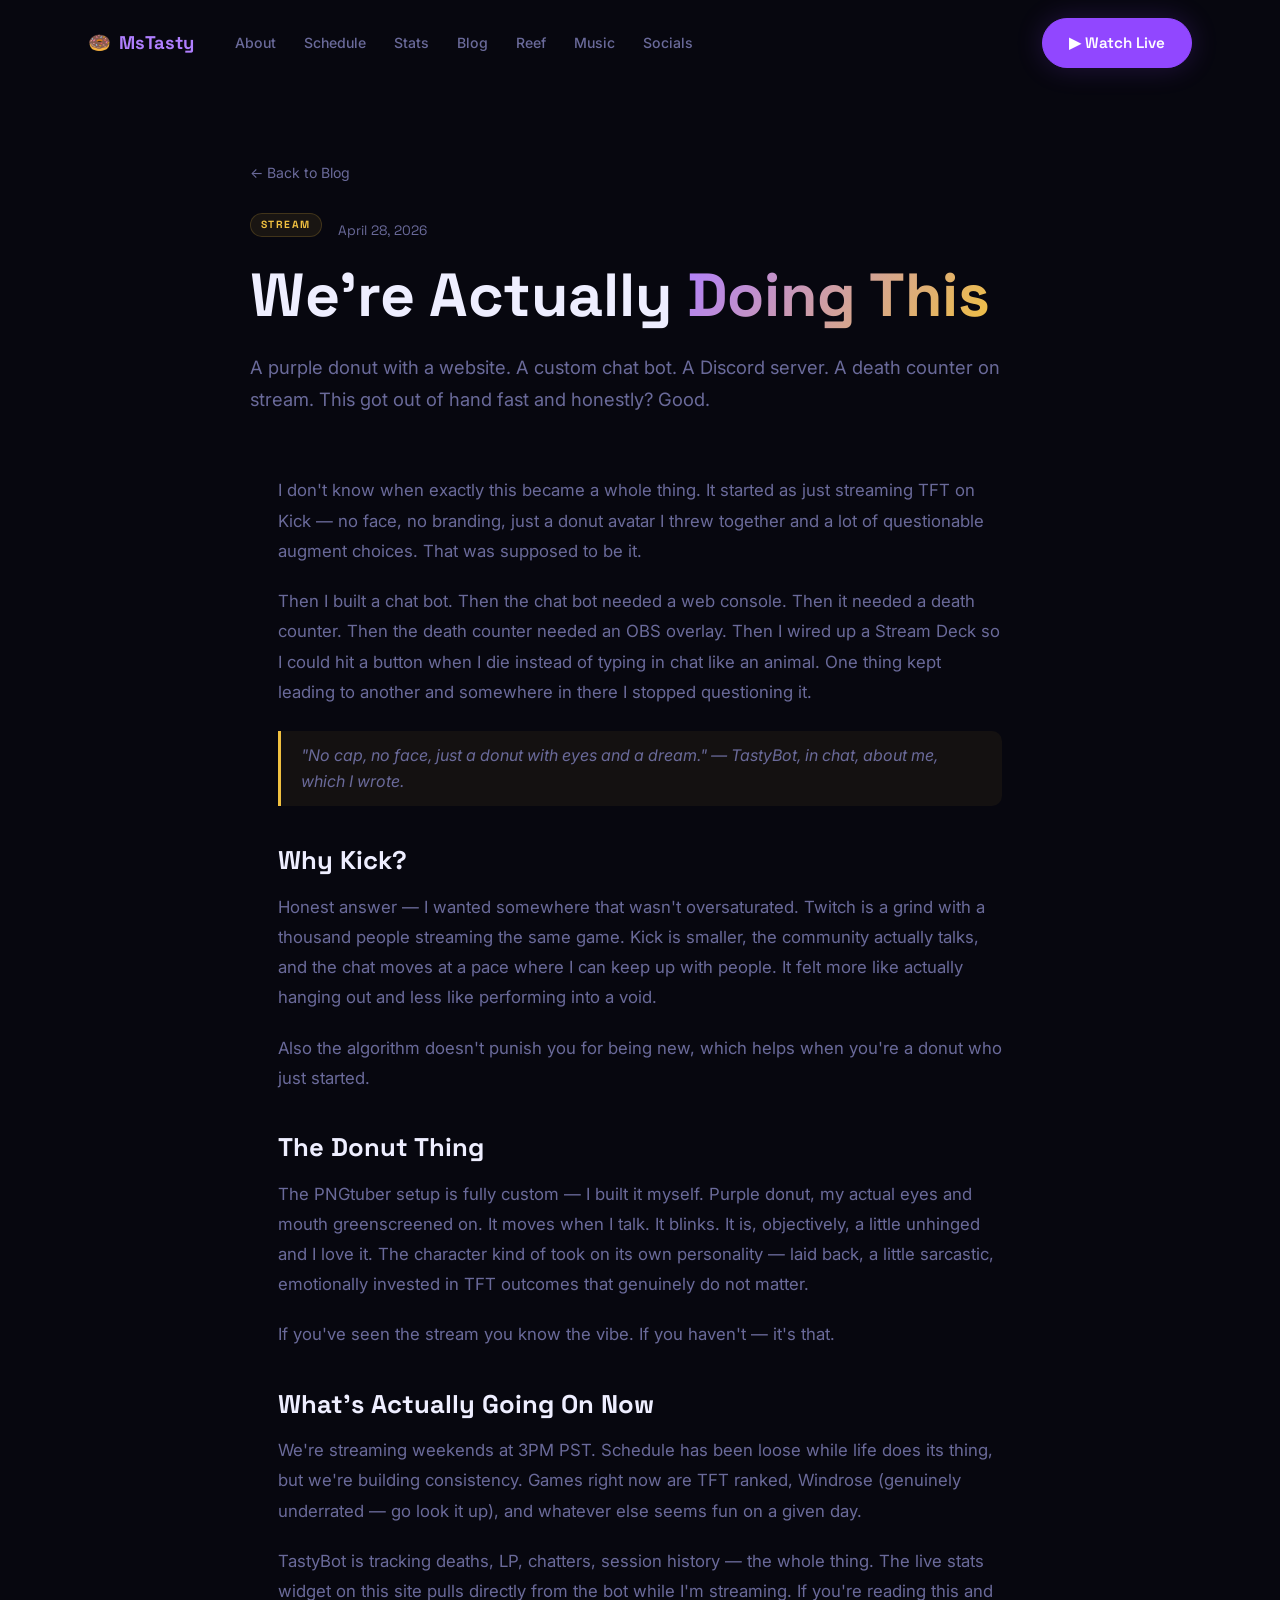
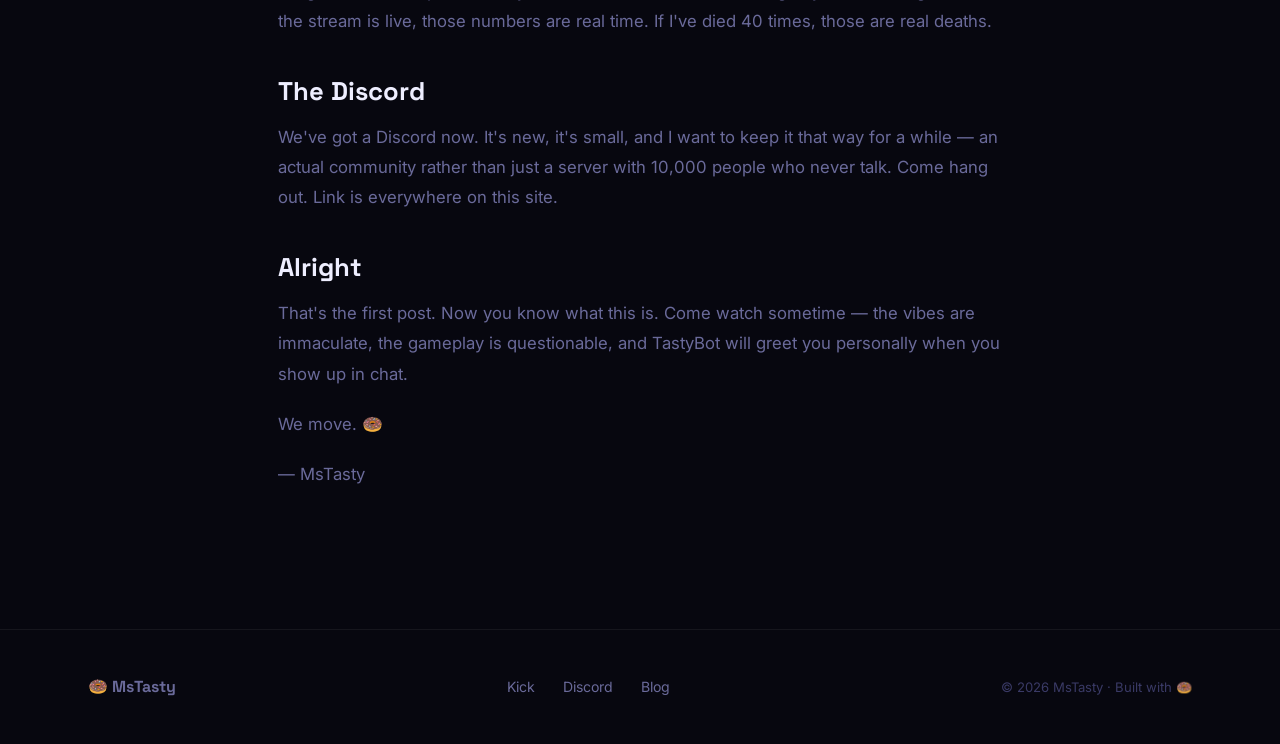
<file: posts/we-are-actually-doing-this.html>
<!DOCTYPE html>
<html lang="en">
<head>
  <meta charset="UTF-8" />
  <meta name="viewport" content="width=device-width, initial-scale=1.0" />
  <title>We're Actually Doing This — MsTasty</title>
  <meta name="description" content="A purple donut with a website. First post. Let's talk about it." />
  <link rel="preconnect" href="https://fonts.googleapis.com" />
  <link rel="preconnect" href="https://fonts.gstatic.com" crossorigin />
  <link href="https://fonts.googleapis.com/css2?family=Space+Grotesk:wght@400;500;600;700;800&family=Inter:wght@400;500;600&display=swap" rel="stylesheet" />
  <link rel="icon" href="../favicon.svg" type="image/svg+xml" />
  <link rel="stylesheet" href="../style.css" />
</head>
<body>

  <nav id="nav">
    <div class="nav-inner">
      <a href="../index.html" class="nav-logo">🍩 <span>MsTasty</span></a>
      <ul class="nav-links" id="nav-links">
        <li><a href="../index.html#about">About</a></li>
        <li><a href="../index.html#schedule">Schedule</a></li>
        <li><a href="../index.html#stats">Stats</a></li>
        <li><a href="../blog.html">Blog</a></li>
        <li><a href="../reef.html">Reef</a></li>
        <li><a href="../music.html">Music</a></li>
        <li><a href="../index.html#socials">Socials</a></li>
      </ul>
      <a href="https://kick.com/ms-tasty" target="_blank" class="btn btn-primary nav-cta">▶ Watch Live</a>
      <button class="nav-toggle" id="nav-toggle" aria-label="Menu">☰</button>
    </div>
  </nav>

  <div class="container">
    <div class="post-header">
      <a href="../blog.html" style="color: var(--text-muted); font-size: 0.88rem; display: inline-flex; align-items: center; gap: 6px; margin-bottom: 28px; transition: color 0.2s;" onmouseover="this.style.color='var(--gold)'" onmouseout="this.style.color='var(--text-muted)'">
        ← Back to Blog
      </a>
      <div class="post-meta">
        <span class="blog-tag">Stream</span>
        <span>April 28, 2026</span>
      </div>
      <h1 style="font-size: clamp(2rem, 5vw, 3.8rem); margin-bottom: 20px;">
        We're Actually <span class="gradient-text">Doing This</span>
      </h1>
      <p style="color: var(--text-muted); font-size: 1.15rem; line-height: 1.75;">
        A purple donut with a website. A custom chat bot. A Discord server. A death counter on stream. This got out of hand fast and honestly? Good.
      </p>
    </div>

    <div class="post-body">

      <p>
        I don't know when exactly this became a whole thing. It started as just streaming TFT on Kick — no face, no branding, just a donut avatar I threw together and a lot of questionable augment choices. That was supposed to be it.
      </p>

      <p>
        Then I built a chat bot. Then the chat bot needed a web console. Then it needed a death counter. Then the death counter needed an OBS overlay. Then I wired up a Stream Deck so I could hit a button when I die instead of typing in chat like an animal. One thing kept leading to another and somewhere in there I stopped questioning it.
      </p>

      <blockquote>
        "No cap, no face, just a donut with eyes and a dream." — TastyBot, in chat, about me, which I wrote.
      </blockquote>

      <h2>Why Kick?</h2>
      <p>
        Honest answer — I wanted somewhere that wasn't oversaturated. Twitch is a grind with a thousand people streaming the same game. Kick is smaller, the community actually talks, and the chat moves at a pace where I can keep up with people. It felt more like actually hanging out and less like performing into a void.
      </p>

      <p>
        Also the algorithm doesn't punish you for being new, which helps when you're a donut who just started.
      </p>

      <h2>The Donut Thing</h2>
      <p>
        The PNGtuber setup is fully custom — I built it myself. Purple donut, my actual eyes and mouth greenscreened on. It moves when I talk. It blinks. It is, objectively, a little unhinged and I love it. The character kind of took on its own personality — laid back, a little sarcastic, emotionally invested in TFT outcomes that genuinely do not matter.
      </p>

      <p>
        If you've seen the stream you know the vibe. If you haven't — it's that.
      </p>

      <h2>What's Actually Going On Now</h2>
      <p>
        We're streaming weekends at 3PM PST. Schedule has been loose while life does its thing, but we're building consistency. Games right now are TFT ranked, Windrose (genuinely underrated — go look it up), and whatever else seems fun on a given day.
      </p>

      <p>
        TastyBot is tracking deaths, LP, chatters, session history — the whole thing. The live stats widget on this site pulls directly from the bot while I'm streaming. If you're reading this and the stream is live, those numbers are real time. If I've died 40 times, those are real deaths.
      </p>

      <h2>The Discord</h2>
      <p>
        We've got a Discord now. It's new, it's small, and I want to keep it that way for a while — an actual community rather than just a server with 10,000 people who never talk. Come hang out. Link is everywhere on this site.
      </p>

      <h2>Alright</h2>
      <p>
        That's the first post. Now you know what this is. Come watch sometime — the vibes are immaculate, the gameplay is questionable, and TastyBot will greet you personally when you show up in chat.
      </p>

      <p>
        We move. 🍩
      </p>

      <p>— MsTasty</p>

    </div>
  </div>

  <footer>
    <div class="container">
      <div class="footer-inner">
        <div class="footer-logo">🍩 MsTasty</div>
        <div class="footer-links">
          <a href="https://kick.com/ms-tasty" target="_blank">Kick</a>
          <a href="https://discord.gg/KPm6GtwH9j" target="_blank">Discord</a>
          <a href="../blog.html">Blog</a>
        </div>
        <div class="footer-copy">© 2026 MsTasty · Built with 🍩</div>
      </div>
    </div>
  </footer>

  <script>
    const nav = document.getElementById('nav');
    const toggle = document.getElementById('nav-toggle');
    const links = document.getElementById('nav-links');
    window.addEventListener('scroll', () => nav.classList.toggle('scrolled', scrollY > 24), { passive: true });
    if (toggle) toggle.addEventListener('click', () => links.classList.toggle('open'));
  </script>
</body>
</html>
</file>
<file: style.css>
/* ═══════════════════════════════════════════════
   RESET & BASE
═══════════════════════════════════════════════ */
*, *::before, *::after { box-sizing: border-box; margin: 0; padding: 0; }
html { scroll-behavior: smooth; font-size: 16px; }
body {
  background: var(--bg);
  color: var(--text);
  font-family: 'Inter', sans-serif;
  line-height: 1.6;
  overflow-x: hidden;
  -webkit-font-smoothing: antialiased;
}
a { text-decoration: none; color: inherit; }
img { max-width: 100%; display: block; }

/* ═══════════════════════════════════════════════
   TOKENS
═══════════════════════════════════════════════ */
:root {
  --bg:            #07070f;
  --bg-alt:        #0c0c1a;
  --surface:       #0f0f20;
  --surface-2:     #161630;
  --border:        rgba(255, 255, 255, 0.06);
  --border-purple: rgba(145, 71, 255, 0.3);
  --border-gold:   rgba(240, 192, 64, 0.3);

  --purple:        #9147ff;
  --purple-light:  #b07fff;
  --purple-dark:   #6b2fd4;
  --purple-glow:   rgba(145, 71, 255, 0.2);

  --gold:          #f0c040;
  --gold-light:    #f7da6e;
  --gold-dark:     #c49a2a;
  --gold-glow:     rgba(240, 192, 64, 0.18);

  --text:          #eeeeff;
  --text-muted:    #6a6a9a;
  --text-dim:      #3a3a66;

  --radius:        16px;
  --radius-sm:     10px;
  --radius-lg:     24px;
  --ease:          cubic-bezier(0.4, 0, 0.2, 1);
}

/* ═══════════════════════════════════════════════
   TYPOGRAPHY
═══════════════════════════════════════════════ */
h1, h2, h3, h4 {
  font-family: 'Space Grotesk', sans-serif;
  font-weight: 700;
  line-height: 1.15;
}

.gradient-text {
  background: linear-gradient(125deg, var(--purple-light) 0%, var(--gold) 100%);
  -webkit-background-clip: text;
  -webkit-text-fill-color: transparent;
  background-clip: text;
}

/* ═══════════════════════════════════════════════
   LAYOUT
═══════════════════════════════════════════════ */
.container { max-width: 1160px; margin: 0 auto; padding: 0 28px; }
.section    { padding: 110px 0; }
.section-alt { background: var(--bg-alt); }

.section-label {
  display: inline-block;
  font-family: 'Space Grotesk', sans-serif;
  font-size: 0.7rem;
  font-weight: 700;
  letter-spacing: 0.18em;
  text-transform: uppercase;
  color: var(--gold);
  background: rgba(240, 192, 64, 0.08);
  border: 1px solid rgba(240, 192, 64, 0.2);
  padding: 5px 14px;
  border-radius: 100px;
  margin-bottom: 18px;
}

.section-title {
  font-size: clamp(2rem, 4vw, 3rem);
  margin-bottom: 14px;
}

.section-sub {
  color: var(--text-muted);
  font-size: 1.05rem;
  max-width: 520px;
  margin-bottom: 52px;
  line-height: 1.7;
}

/* ═══════════════════════════════════════════════
   BUTTONS
═══════════════════════════════════════════════ */
.btn {
  display: inline-flex;
  align-items: center;
  gap: 8px;
  padding: 12px 26px;
  border-radius: 100px;
  font-family: 'Space Grotesk', sans-serif;
  font-weight: 600;
  font-size: 0.95rem;
  cursor: pointer;
  transition: transform 0.25s var(--ease), box-shadow 0.25s var(--ease), background 0.25s var(--ease), border-color 0.25s var(--ease), color 0.25s var(--ease);
  border: 1px solid transparent;
  white-space: nowrap;
}

.btn-primary {
  background: var(--purple);
  color: #fff;
  border-color: var(--purple);
  box-shadow: 0 0 28px var(--purple-glow);
}
.btn-primary:hover {
  background: var(--purple-light);
  border-color: var(--purple-light);
  box-shadow: 0 0 50px var(--purple-glow), 0 8px 30px rgba(0,0,0,0.3);
  transform: translateY(-2px);
}

.btn-ghost {
  background: rgba(255,255,255,0.03);
  color: var(--text);
  border-color: var(--border);
  backdrop-filter: blur(10px);
}
.btn-ghost:hover {
  border-color: var(--gold);
  color: var(--gold);
  box-shadow: 0 0 24px var(--gold-glow);
  transform: translateY(-2px);
}

.btn-lg { padding: 16px 34px; font-size: 1.05rem; }

/* ═══════════════════════════════════════════════
   NAV
═══════════════════════════════════════════════ */
#nav {
  position: fixed;
  top: 0; left: 0; right: 0;
  z-index: 200;
  padding: 18px 0;
  transition: padding 0.3s var(--ease), background 0.3s var(--ease), border-color 0.3s var(--ease);
  border-bottom: 1px solid transparent;
}
#nav.scrolled {
  background: rgba(7, 7, 15, 0.88);
  backdrop-filter: blur(24px);
  border-bottom-color: var(--border);
  padding: 12px 0;
}

.nav-inner {
  max-width: 1160px;
  margin: 0 auto;
  padding: 0 28px;
  display: flex;
  align-items: center;
  gap: 28px;
}

.nav-logo {
  font-family: 'Space Grotesk', sans-serif;
  font-weight: 800;
  font-size: 1.15rem;
  display: flex;
  align-items: center;
  gap: 8px;
  color: var(--text);
  flex-shrink: 0;
  transition: opacity 0.2s;
}
.nav-logo span { color: var(--purple-light); }
.nav-logo:hover { opacity: 0.85; }

.nav-links {
  display: flex;
  list-style: none;
  gap: 2px;
  flex: 1;
}
.nav-links a {
  display: block;
  color: var(--text-muted);
  font-size: 0.88rem;
  font-weight: 500;
  padding: 6px 13px;
  border-radius: 8px;
  transition: color 0.2s, background 0.2s;
}
.nav-links a:hover {
  color: var(--text);
  background: rgba(255,255,255,0.05);
}

.nav-cta { margin-left: auto; flex-shrink: 0; }

.nav-toggle {
  display: none;
  background: none;
  border: none;
  color: var(--text);
  font-size: 1.4rem;
  cursor: pointer;
  margin-left: auto;
  padding: 4px 8px;
}

.nav-links.open {
  display: flex;
  flex-direction: column;
  position: absolute;
  top: 100%;
  left: 0; right: 0;
  background: rgba(7,7,15,0.97);
  backdrop-filter: blur(24px);
  border-bottom: 1px solid var(--border);
  padding: 16px 28px 24px;
  gap: 4px;
}
.nav-links.open a { font-size: 1rem; padding: 10px 14px; }

/* ═══════════════════════════════════════════════
   HERO
═══════════════════════════════════════════════ */
#hero {
  position: relative;
  min-height: 100vh;
  display: flex;
  align-items: center;
  justify-content: center;
  overflow: hidden;
  padding-top: 88px;
}

/* animated gradient blobs */
.hero-bg { position: absolute; inset: 0; overflow: hidden; }

.blob {
  position: absolute;
  border-radius: 50%;
  filter: blur(90px);
}
.blob-1 {
  width: 700px; height: 700px;
  background: var(--purple);
  opacity: 0.28;
  top: -200px; left: -120px;
  animation: blobFloat1 14s ease-in-out infinite;
}
.blob-2 {
  width: 450px; height: 450px;
  background: var(--gold);
  opacity: 0.1;
  bottom: -80px; right: -80px;
  animation: blobFloat2 18s ease-in-out infinite;
}
.blob-3 {
  width: 320px; height: 320px;
  background: var(--purple-dark);
  opacity: 0.22;
  bottom: 160px; left: 35%;
  animation: blobFloat3 11s ease-in-out infinite;
}

@keyframes blobFloat1 {
  0%, 100% { transform: translate(0,0) scale(1); }
  40%       { transform: translate(70px,-50px) scale(1.08); }
  70%       { transform: translate(-40px,70px) scale(0.96); }
}
@keyframes blobFloat2 {
  0%, 100% { transform: translate(0,0) scale(1); }
  50%       { transform: translate(-90px,-70px) scale(1.12); }
}
@keyframes blobFloat3 {
  0%, 100% { transform: translate(0,0); }
  50%       { transform: translate(50px,-90px); }
}

/* subtle dot grid */
.hero-grid {
  position: absolute; inset: 0;
  background-image:
    radial-gradient(circle, rgba(255,255,255,0.06) 1px, transparent 1px);
  background-size: 32px 32px;
  z-index: 0;
  pointer-events: none;
}
/* bottom fade into next section */
.hero-fade {
  position: absolute;
  bottom: 0; left: 0; right: 0;
  height: 220px;
  background: linear-gradient(to bottom, transparent, var(--bg));
  z-index: 1;
  pointer-events: none;
}

.hero-content {
  position: relative;
  z-index: 2;
  text-align: center;
  max-width: 820px;
  padding: 0 28px;
}

/* live badge */
.live-badge {
  display: inline-flex;
  align-items: center;
  gap: 9px;
  background: rgba(255,255,255,0.04);
  border: 1px solid rgba(255,255,255,0.09);
  backdrop-filter: blur(12px);
  padding: 8px 20px;
  border-radius: 100px;
  font-size: 0.82rem;
  font-weight: 700;
  margin-bottom: 28px;
  font-family: 'Space Grotesk', sans-serif;
  letter-spacing: 0.06em;
  text-transform: uppercase;
  transition: border-color 0.3s, background 0.3s;
}
.live-badge.is-live {
  border-color: rgba(255,60,60,0.4);
  background: rgba(255,60,60,0.08);
  color: #ff6666;
}
.live-badge.is-offline {
  border-color: rgba(90,90,140,0.3);
  color: var(--text-muted);
}

.live-dot {
  width: 8px; height: 8px;
  border-radius: 50%;
  background: var(--text-dim);
  flex-shrink: 0;
}
.live-badge.is-live .live-dot {
  background: #ff4444;
  box-shadow: 0 0 8px #ff4444;
  animation: livePulse 1.5s ease-in-out infinite;
}
@keyframes livePulse {
  0%,100% { opacity:1; transform:scale(1); }
  50%     { opacity:0.4; transform:scale(0.75); }
}

.hero-title {
  font-size: clamp(4.5rem, 13vw, 10rem);
  font-weight: 800;
  letter-spacing: -0.03em;
  line-height: 1;
  margin-bottom: 18px;
}

.hero-tagline {
  font-family: 'Space Grotesk', sans-serif;
  font-size: clamp(1.05rem, 2.5vw, 1.35rem);
  font-weight: 600;
  color: var(--gold);
  letter-spacing: 0.02em;
  margin-bottom: 14px;
}

.hero-sub {
  color: var(--text-muted);
  font-size: 1.05rem;
  margin-bottom: 44px;
  max-width: 460px;
  margin-left: auto;
  margin-right: auto;
}

.hero-ctas {
  display: flex;
  gap: 14px;
  justify-content: center;
  flex-wrap: wrap;
}

/* hero donut character image */
.hero-donut {
  position: absolute;
  z-index: 1;
  right: 2%;
  top: 50%;
  transform: translateY(-50%);
  width: clamp(300px, 36vw, 580px);
  pointer-events: none;
  user-select: none;
  animation: heroFloat 6s ease-in-out infinite;
  filter: drop-shadow(0 0 60px rgba(145,71,255,0.5)) drop-shadow(0 0 120px rgba(145,71,255,0.2));
}
.hero-donut img {
  width: 100%;
  height: auto;
  display: block;
}
@keyframes heroFloat {
  0%, 100% { transform: translateY(-50%) rotate(-2deg); }
  50%       { transform: translateY(calc(-50% - 20px)) rotate(2deg); }
}

/* scroll hint */
.scroll-hint {
  position: absolute;
  bottom: 44px; left: 50%;
  transform: translateX(-50%);
  z-index: 2;
  display: flex;
  flex-direction: column;
  align-items: center;
  gap: 10px;
  color: var(--text-dim);
  font-size: 0.7rem;
  font-family: 'Space Grotesk', sans-serif;
  letter-spacing: 0.15em;
  text-transform: uppercase;
}
.scroll-arrow {
  width: 1px; height: 44px;
  background: linear-gradient(to bottom, var(--text-dim), transparent);
  animation: scrollPulse 2.2s ease-in-out infinite;
}
@keyframes scrollPulse {
  0%,100% { opacity:1; transform:scaleY(1); }
  50%     { opacity:0.2; transform:scaleY(0.4); }
}

/* ═══════════════════════════════════════════════
   ABOUT
═══════════════════════════════════════════════ */
.about-grid {
  display: grid;
  grid-template-columns: auto 1fr;
  gap: 80px;
  align-items: center;
}

.about-avatar { display: flex; justify-content: center; }

.avatar-frame {
  position: relative;
  width: 300px; height: 300px;
  display: flex;
  align-items: center;
  justify-content: center;
}

.avatar-donut {
  width: 260px;
  height: auto;
  position: relative;
  z-index: 2;
  animation: avatarFloat 5s ease-in-out infinite;
  filter: drop-shadow(0 0 50px rgba(145,71,255,0.5)) drop-shadow(0 0 20px rgba(240,192,64,0.15));
}
@keyframes avatarFloat {
  0%,100% { transform: translateY(0) rotate(-6deg); }
  50%     { transform: translateY(-22px) rotate(6deg); }
}

.avatar-ring {
  position: absolute; inset: 0;
  border-radius: 50%;
  border: 1px solid rgba(145,71,255,0.18);
  animation: ringBreath 5s ease-in-out infinite;
}
.ring-2 {
  inset: -36px;
  border-color: rgba(240,192,64,0.1);
  animation-delay: -2.5s;
}
@keyframes ringBreath {
  0%,100% { opacity:1; transform:scale(1); }
  50%     { opacity:0.25; transform:scale(1.06); }
}

.about-content h2 { font-size: clamp(1.8rem,3vw,2.6rem); margin-bottom: 22px; }

.about-text {
  color: var(--text-muted);
  font-size: 1.05rem;
  line-height: 1.75;
  margin-bottom: 18px;
}

.about-stats {
  display: flex;
  gap: 36px;
  margin-top: 36px;
  padding-top: 36px;
  border-top: 1px solid var(--border);
}
.about-stat-value {
  font-family: 'Space Grotesk', sans-serif;
  font-size: 1.5rem;
  font-weight: 700;
}
.about-stat-label {
  font-size: 0.72rem;
  color: var(--text-muted);
  text-transform: uppercase;
  letter-spacing: 0.12em;
  margin-top: 4px;
}

/* ═══════════════════════════════════════════════
   SCHEDULE
═══════════════════════════════════════════════ */
.schedule-grid {
  display: grid;
  grid-template-columns: repeat(7, 1fr);
  gap: 12px;
  margin-bottom: 28px;
}

.schedule-card {
  background: var(--surface);
  border: 1px solid var(--border);
  border-radius: var(--radius);
  padding: 22px 12px;
  text-align: center;
  position: relative;
  transition: transform 0.25s var(--ease), box-shadow 0.25s var(--ease);
}
.schedule-card.inactive { opacity: 0.35; }
.schedule-card.active {
  background: rgba(145,71,255,0.07);
  border-color: var(--border-purple);
  box-shadow: 0 0 30px rgba(145,71,255,0.1);
}
.schedule-card.active:hover {
  transform: translateY(-5px);
  box-shadow: 0 0 50px rgba(145,71,255,0.2), 0 16px 40px rgba(0,0,0,0.2);
}

.day-badge {
  position: absolute;
  top: -10px; left: 50%; transform: translateX(-50%);
  background: linear-gradient(90deg, var(--purple), var(--purple-dark));
  color: #fff;
  font-family: 'Space Grotesk', sans-serif;
  font-size: 0.58rem;
  font-weight: 700;
  letter-spacing: 0.12em;
  text-transform: uppercase;
  padding: 3px 12px;
  border-radius: 100px;
}

.day-label {
  font-family: 'Space Grotesk', sans-serif;
  font-size: 0.65rem;
  font-weight: 700;
  letter-spacing: 0.14em;
  text-transform: uppercase;
  color: var(--text-muted);
  margin-bottom: 8px;
}
.schedule-card.active .day-label { color: var(--purple-light); }

.day-name {
  font-family: 'Space Grotesk', sans-serif;
  font-size: 0.82rem;
  font-weight: 600;
  margin-bottom: 10px;
  color: var(--text);
}

.day-time {
  font-family: 'Space Grotesk', sans-serif;
  font-weight: 700;
  color: var(--gold);
  font-size: 1rem;
}
.schedule-card.inactive .day-time { color: var(--text-dim); font-size: 1.1rem; }

.schedule-note {
  text-align: center;
  color: var(--text-muted);
  font-size: 0.88rem;
}
.schedule-note a { color: var(--purple-light); text-decoration: underline; text-underline-offset: 3px; }
.schedule-note a:hover { color: var(--gold); }

/* ═══════════════════════════════════════════════
   LIVE STATS
═══════════════════════════════════════════════ */
.stats-status {
  display: flex;
  align-items: center;
  gap: 10px;
  margin-bottom: 36px;
  font-family: 'Space Grotesk', sans-serif;
  font-size: 0.88rem;
  font-weight: 600;
  color: var(--text-muted);
}

.status-dot {
  width: 10px; height: 10px;
  border-radius: 50%;
  flex-shrink: 0;
}
.status-dot.live {
  background: #ff4444;
  box-shadow: 0 0 8px #ff4444;
  animation: livePulse 1.5s ease-in-out infinite;
}
.status-dot.offline { background: #333355; }

.stats-grid {
  display: grid;
  grid-template-columns: repeat(3, 1fr);
  gap: 14px;
}

.stat-card {
  background: var(--surface);
  border: 1px solid var(--border);
  border-radius: var(--radius);
  padding: 28px 24px;
  position: relative;
  overflow: hidden;
  transition: transform 0.25s var(--ease), box-shadow 0.25s var(--ease), border-color 0.25s var(--ease);
}
/* top shimmer line */
.stat-card::before {
  content: '';
  position: absolute;
  top: 0; left: 0; right: 0; height: 1px;
  background: linear-gradient(90deg, transparent, rgba(145,71,255,0.5), transparent);
}
.stat-card.gold::before {
  background: linear-gradient(90deg, transparent, rgba(240,192,64,0.6), transparent);
}
.stat-card:hover {
  transform: translateY(-5px);
  border-color: var(--border-purple);
  box-shadow: 0 20px 60px rgba(0,0,0,0.3), 0 0 30px var(--purple-glow);
}
.stat-card.gold:hover {
  border-color: var(--border-gold);
  box-shadow: 0 20px 60px rgba(0,0,0,0.3), 0 0 30px var(--gold-glow);
}

.stat-icon { font-size: 2rem; margin-bottom: 14px; }

.stat-value {
  font-family: 'Space Grotesk', sans-serif;
  font-size: 2.1rem;
  font-weight: 700;
  margin-bottom: 6px;
}
.stat-card.gold .stat-value { color: var(--gold); }

.stat-label {
  font-size: 0.75rem;
  color: var(--text-muted);
  text-transform: uppercase;
  letter-spacing: 0.1em;
}

/* ═══════════════════════════════════════════════
   CLIPS
═══════════════════════════════════════════════ */
.clips-grid {
  display: grid;
  grid-template-columns: repeat(3, 1fr);
  gap: 18px;
  margin-bottom: 36px;
}

.clip-card {
  background: var(--surface);
  border: 1px solid var(--border);
  border-radius: var(--radius);
  overflow: hidden;
  transition: transform 0.25s var(--ease), box-shadow 0.25s var(--ease), border-color 0.25s var(--ease);
  cursor: pointer;
}
.clip-card:hover {
  transform: translateY(-5px);
  border-color: var(--border-purple);
  box-shadow: 0 20px 50px rgba(0,0,0,0.3);
}

.clip-thumb {
  width: 100%; aspect-ratio: 16/9;
  background: var(--surface-2);
  display: flex;
  align-items: center;
  justify-content: center;
  font-size: 4.5rem;
}

.clip-info { padding: 16px 18px; }
.clip-title {
  font-family: 'Space Grotesk', sans-serif;
  font-weight: 600;
  font-size: 0.95rem;
  margin-bottom: 5px;
}
.clip-meta { font-size: 0.8rem; color: var(--text-muted); }

.clips-cta { text-align: center; }

/* ═══════════════════════════════════════════════
   BLOG
═══════════════════════════════════════════════ */
.blog-grid {
  display: grid;
  grid-template-columns: repeat(3, 1fr);
  gap: 20px;
  margin-bottom: 36px;
}

.blog-card {
  background: var(--surface);
  border: 1px solid var(--border);
  border-radius: var(--radius);
  overflow: hidden;
  transition: transform 0.25s var(--ease), box-shadow 0.25s var(--ease), border-color 0.25s var(--ease);
  display: flex;
  flex-direction: column;
}
.blog-card:hover {
  transform: translateY(-5px);
  border-color: var(--border-gold);
  box-shadow: 0 20px 50px rgba(0,0,0,0.3), 0 0 20px var(--gold-glow);
}

.blog-card-header {
  padding: 24px 24px 0;
}

.blog-tag {
  display: inline-block;
  font-family: 'Space Grotesk', sans-serif;
  font-size: 0.65rem;
  font-weight: 700;
  letter-spacing: 0.14em;
  text-transform: uppercase;
  color: var(--gold);
  background: rgba(240,192,64,0.08);
  border: 1px solid rgba(240,192,64,0.18);
  padding: 3px 10px;
  border-radius: 100px;
  margin-bottom: 12px;
}

.blog-card-title {
  font-family: 'Space Grotesk', sans-serif;
  font-weight: 700;
  font-size: 1.1rem;
  line-height: 1.3;
  margin-bottom: 10px;
  color: var(--text);
}

.blog-card-excerpt {
  color: var(--text-muted);
  font-size: 0.88rem;
  line-height: 1.6;
  padding: 0 24px;
  flex: 1;
}

.blog-card-footer {
  display: flex;
  align-items: center;
  justify-content: space-between;
  padding: 18px 24px;
  margin-top: 16px;
  border-top: 1px solid var(--border);
  font-size: 0.78rem;
  color: var(--text-muted);
  font-family: 'Space Grotesk', sans-serif;
}

.blog-read-more {
  color: var(--purple-light);
  font-weight: 600;
  transition: color 0.2s;
}
.blog-card:hover .blog-read-more { color: var(--gold); }

.blog-empty {
  text-align: center;
  padding: 80px 20px;
  color: var(--text-muted);
}
.blog-empty-icon { font-size: 3.5rem; margin-bottom: 16px; }

.blog-cta { text-align: center; }

/* ═══════════════════════════════════════════════
   BLOG PAGE (blog.html)
═══════════════════════════════════════════════ */
.blog-page-header {
  padding: 160px 0 80px;
  text-align: center;
  position: relative;
}
.blog-page-grid {
  display: grid;
  grid-template-columns: repeat(2, 1fr);
  gap: 24px;
  padding-bottom: 120px;
}
.blog-featured { grid-column: 1 / -1; }
.blog-featured .blog-card-title { font-size: 1.6rem; }

/* ═══════════════════════════════════════════════
   POST PAGE (posts/*.html)
═══════════════════════════════════════════════ */
.post-header {
  padding: 160px 0 60px;
  max-width: 780px;
  margin: 0 auto;
}
.post-body {
  max-width: 780px;
  margin: 0 auto;
  padding: 0 28px 120px;
}
.post-body h2 { font-size: 1.6rem; margin: 40px 0 16px; color: var(--text); }
.post-body h3 { font-size: 1.25rem; margin: 32px 0 12px; color: var(--text); }
.post-body p  { color: var(--text-muted); font-size: 1.05rem; line-height: 1.8; margin-bottom: 20px; }
.post-body a  { color: var(--purple-light); text-decoration: underline; text-underline-offset: 3px; }
.post-body a:hover { color: var(--gold); }
.post-body blockquote {
  border-left: 3px solid var(--gold);
  padding: 12px 20px;
  margin: 24px 0;
  background: rgba(240,192,64,0.05);
  border-radius: 0 var(--radius-sm) var(--radius-sm) 0;
  color: var(--text-muted);
  font-style: italic;
}
.post-body code {
  font-family: 'Courier New', monospace;
  background: var(--surface-2);
  padding: 2px 6px;
  border-radius: 4px;
  font-size: 0.9em;
  color: var(--purple-light);
}
.post-meta {
  font-family: 'Space Grotesk', sans-serif;
  font-size: 0.85rem;
  color: var(--text-muted);
  display: flex;
  gap: 16px;
  align-items: center;
  margin-bottom: 12px;
}

/* ═══════════════════════════════════════════════
   SOCIALS
═══════════════════════════════════════════════ */
.socials-grid {
  display: grid;
  grid-template-columns: repeat(3, 1fr);
  gap: 16px;
}

.social-card {
  display: flex;
  align-items: center;
  gap: 20px;
  background: var(--surface);
  border: 1px solid var(--border);
  border-radius: var(--radius);
  padding: 26px 28px;
  transition: transform 0.25s var(--ease), box-shadow 0.25s var(--ease), border-color 0.25s var(--ease);
}
.social-card:hover { transform: translateY(-5px); }

.social-card.kick:hover {
  border-color: rgba(83,252,26,0.35);
  box-shadow: 0 0 40px rgba(83,252,26,0.1);
}
.social-card.discord:hover {
  border-color: rgba(88,101,242,0.45);
  box-shadow: 0 0 40px rgba(88,101,242,0.15);
}
.social-card.tiktok:hover {
  border-color: rgba(255,0,80,0.35);
  box-shadow: 0 0 40px rgba(255,0,80,0.1);
}
.social-card.youtube:hover {
  border-color: rgba(255,0,0,0.4);
  box-shadow: 0 0 40px rgba(255,0,0,0.12);
}

.social-icon {
  width: 56px; height: 56px;
  border-radius: var(--radius-sm);
  display: flex;
  align-items: center;
  justify-content: center;
  font-size: 1.6rem;
  flex-shrink: 0;
  font-style: normal;
}
.kick-icon    { background: rgba(83,252,26,0.1);  color: #53fc1a; }
.discord-icon { background: rgba(88,101,242,0.1); color: #7289da; }
.tiktok-icon  { background: rgba(255,0,80,0.1);   color: #ff0050; }
.youtube-icon { background: rgba(255,0,0,0.1);    color: #ff0000; }

.social-info { flex: 1; }
.social-name {
  font-family: 'Space Grotesk', sans-serif;
  font-weight: 700;
  font-size: 1.1rem;
  margin-bottom: 3px;
}
.social-handle { font-size: 0.83rem; color: var(--text-muted); }

.social-arrow {
  color: var(--text-dim);
  font-size: 1.3rem;
  transition: transform 0.2s var(--ease), color 0.2s;
}
.social-card:hover .social-arrow {
  color: var(--text-muted);
  transform: translateX(5px);
}

/* ═══════════════════════════════════════════════
   FOOTER
═══════════════════════════════════════════════ */
footer {
  padding: 44px 0;
  border-top: 1px solid var(--border);
  background: var(--bg);
}
.footer-inner {
  display: flex;
  align-items: center;
  justify-content: space-between;
  gap: 24px;
  flex-wrap: wrap;
}
.footer-logo {
  font-family: 'Space Grotesk', sans-serif;
  font-weight: 700;
  font-size: 1rem;
  color: var(--text-muted);
}
.footer-links { display: flex; gap: 28px; }
.footer-links a {
  color: var(--text-muted);
  font-size: 0.88rem;
  transition: color 0.2s;
}
.footer-links a:hover { color: var(--text); }
.footer-copy { font-size: 0.82rem; color: var(--text-dim); }

/* ═══════════════════════════════════════════════
   CAFÉ BACKGROUND SECTION
═══════════════════════════════════════════════ */
.section-cafe {
  position: relative;
  isolation: isolate;
}
.section-cafe::before {
  content: '';
  position: absolute;
  inset: 0;
  background:
    url('assets/cafe-bg.png') center center / cover no-repeat;
  opacity: 0.07;
  z-index: -1;
}
.section-cafe::after {
  content: '';
  position: absolute;
  inset: 0;
  background:
    linear-gradient(to bottom, var(--bg) 0%, transparent 15%, transparent 85%, var(--bg) 100%);
  z-index: -1;
}

/* ═══════════════════════════════════════════════
   SCROLL REVEAL
═══════════════════════════════════════════════ */
.reveal {
  opacity: 0;
  transform: translateY(28px);
  transition: opacity 0.65s var(--ease), transform 0.65s var(--ease);
}
.reveal.visible { opacity: 1; transform: translateY(0); }
.reveal-delay-1 { transition-delay: 0.08s; }
.reveal-delay-2 { transition-delay: 0.16s; }
.reveal-delay-3 { transition-delay: 0.24s; }
.reveal-delay-4 { transition-delay: 0.32s; }
.reveal-delay-5 { transition-delay: 0.40s; }
.reveal-delay-6 { transition-delay: 0.48s; }

/* ═══════════════════════════════════════════════
   RESPONSIVE
═══════════════════════════════════════════════ */
@media (max-width: 1060px) {
  .about-grid { grid-template-columns: 1fr; gap: 56px; text-align: center; }
  .about-avatar { order: -1; }
  .about-stats { justify-content: center; }
  .stats-grid  { grid-template-columns: repeat(2, 1fr); }
}

@media (max-width: 860px) {
  .nav-links { display: none; }
  .nav-cta   { display: none; }
  .nav-toggle { display: block; }

  .section { padding: 80px 0; }

  .hero-donut { display: none; }
  .hero-content { max-width: 100%; }

  .schedule-grid { grid-template-columns: repeat(4, 1fr); }
  .schedule-card:nth-child(5) { grid-column: 2; }
  .schedule-card:nth-child(6),
  .schedule-card:nth-child(7) { grid-column: span 2; }

  .clips-grid    { grid-template-columns: 1fr; }
  .blog-grid     { grid-template-columns: 1fr; }
  .socials-grid  { grid-template-columns: 1fr; }
  .blog-page-grid { grid-template-columns: 1fr; }
}

@media (max-width: 560px) {
  .hero-ctas     { flex-direction: column; align-items: stretch; }
  .hero-ctas .btn { justify-content: center; }
  .stats-grid    { grid-template-columns: 1fr; }
  .schedule-grid { grid-template-columns: repeat(2, 1fr); }
  .schedule-card:nth-child(5)  { grid-column: auto; }
  .schedule-card:nth-child(6)  { grid-column: auto; }
  .schedule-card:nth-child(7)  { grid-column: 1 / -1; }
  .footer-inner  { flex-direction: column; text-align: center; }
  .footer-links  { justify-content: center; flex-wrap: wrap; gap: 16px; }
}
</file>
